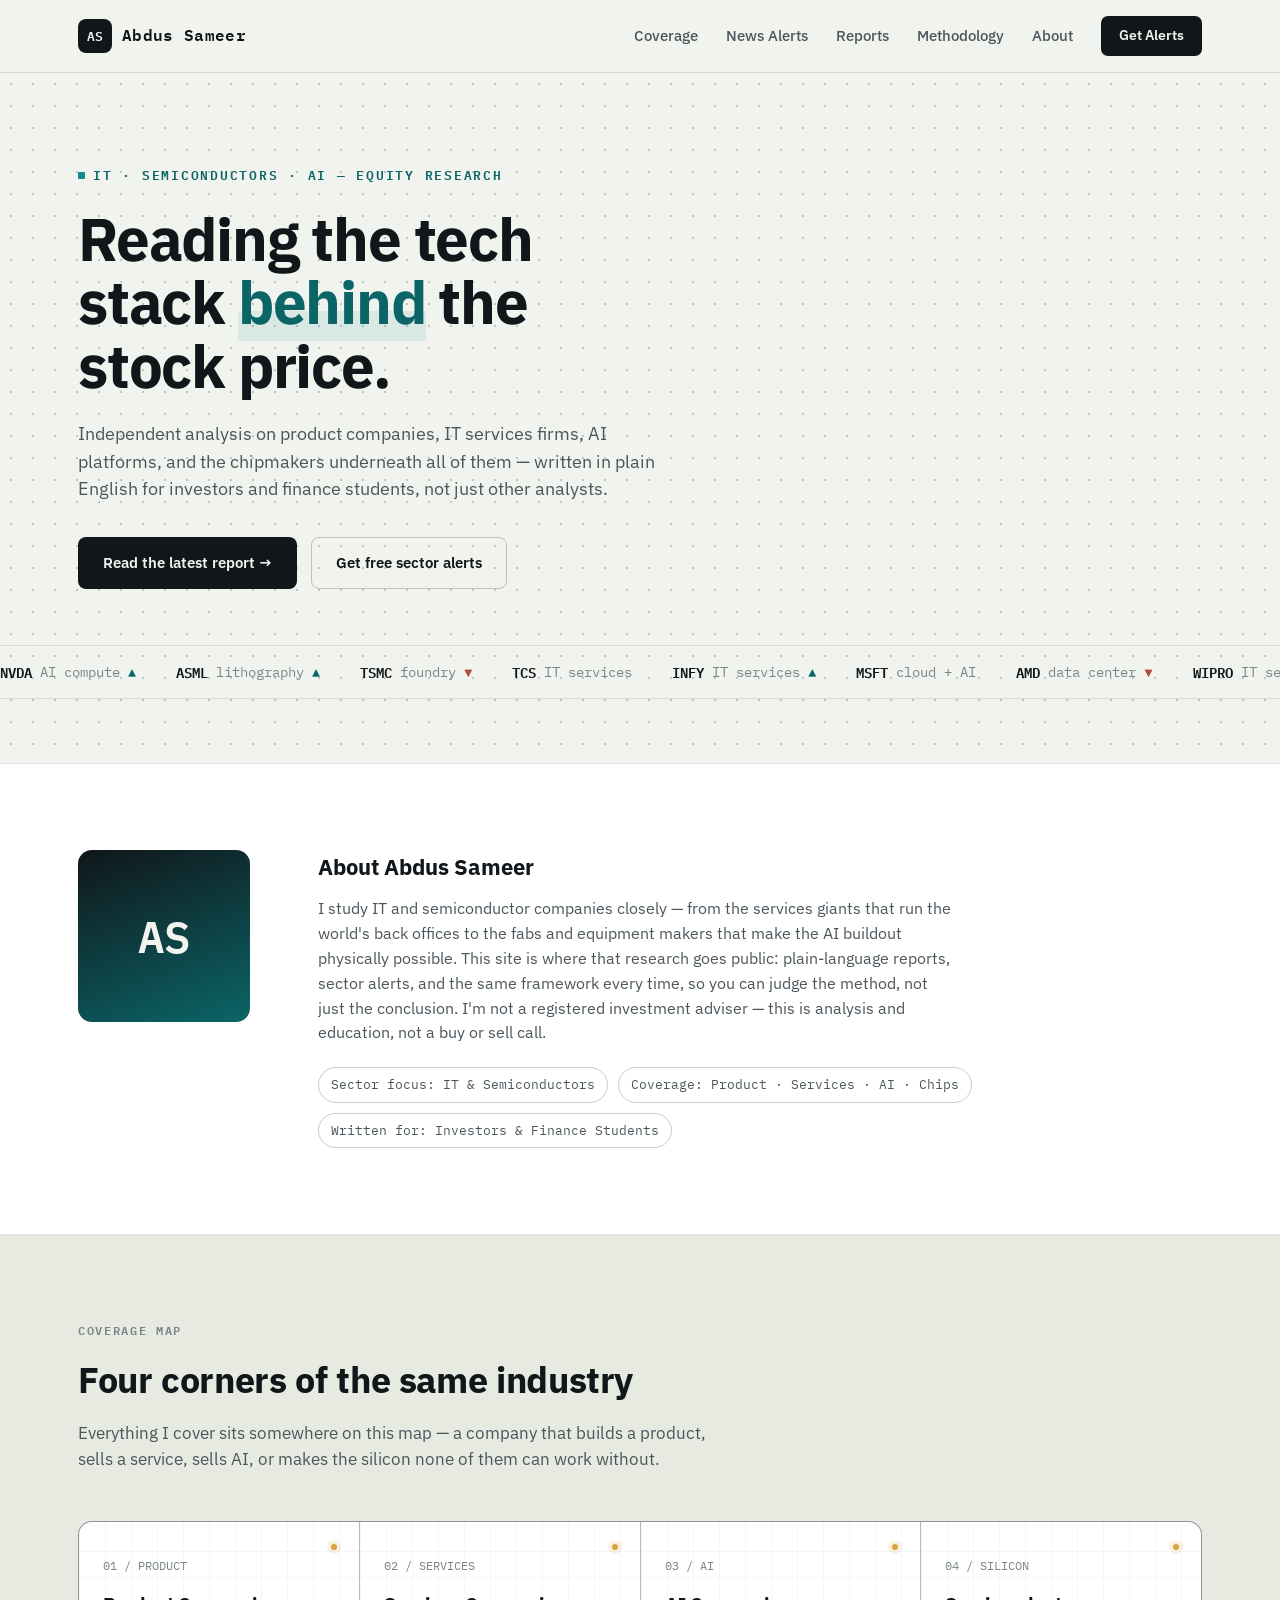
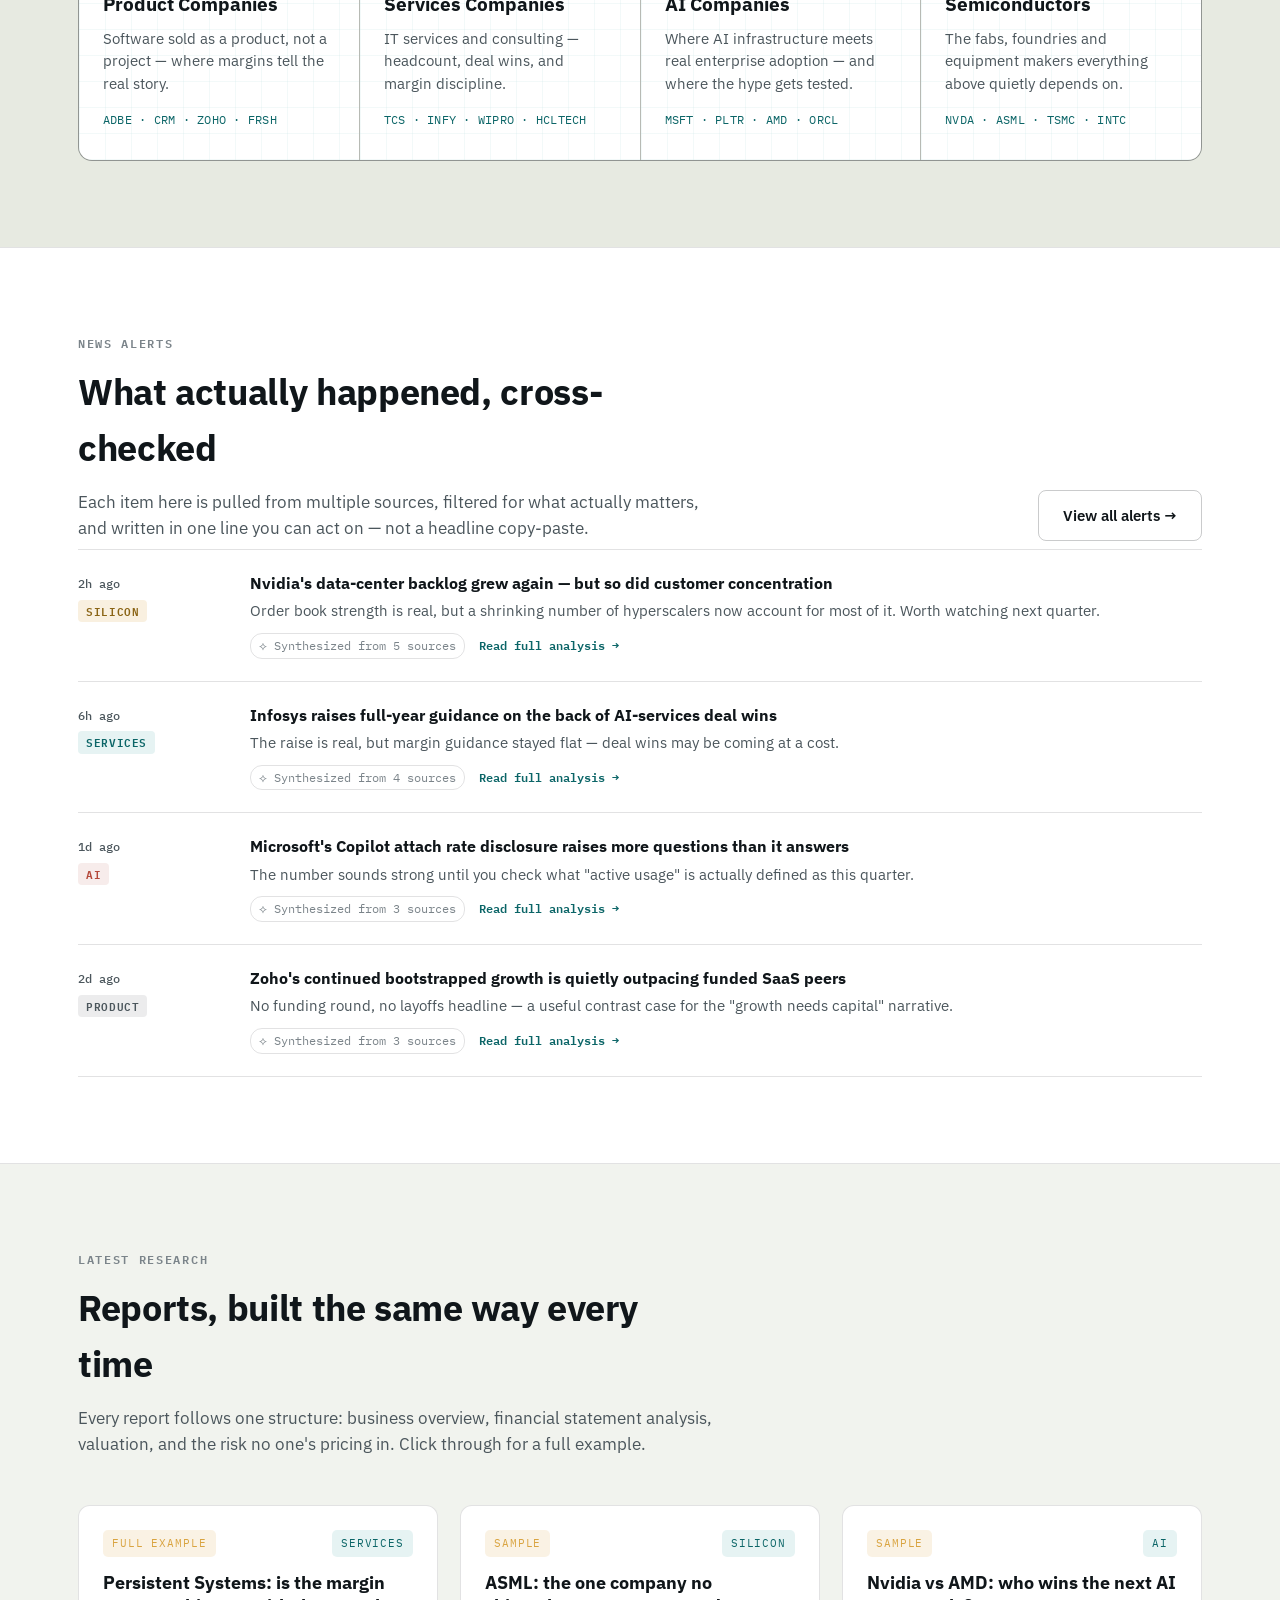
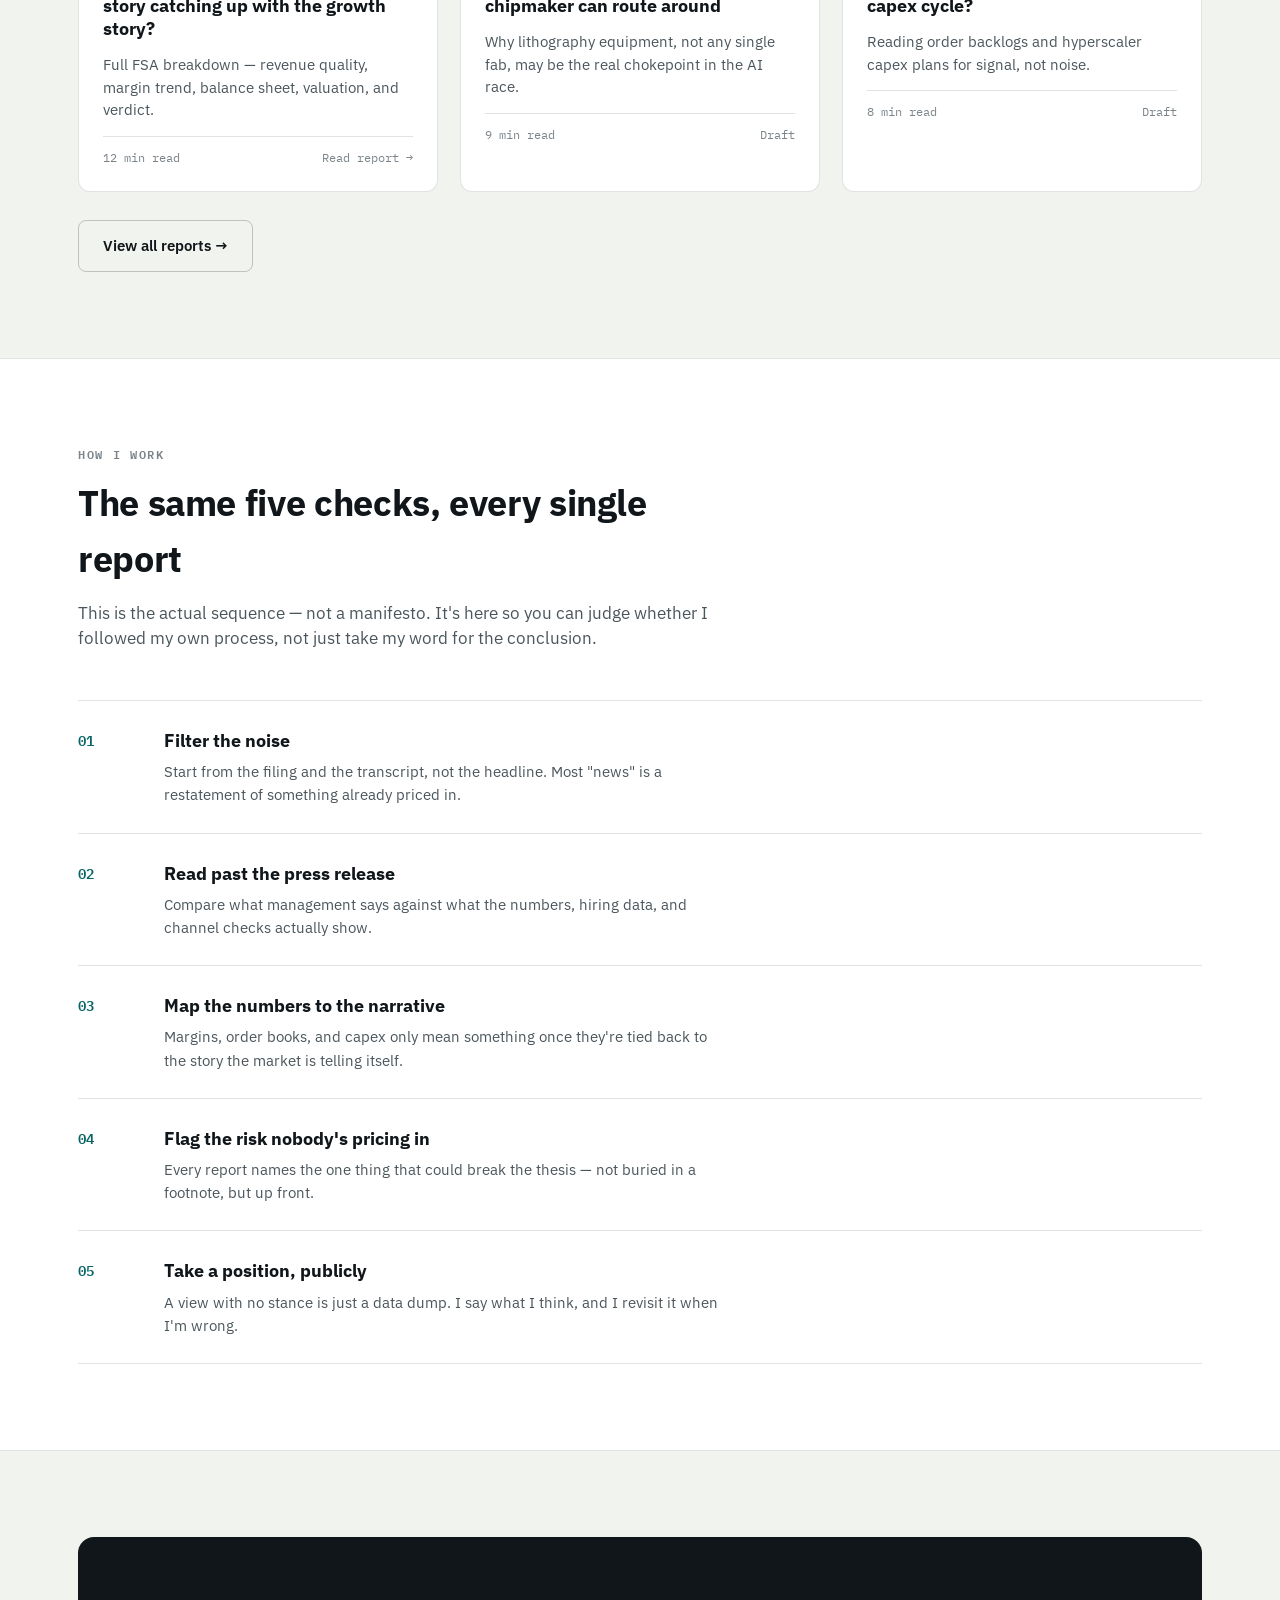
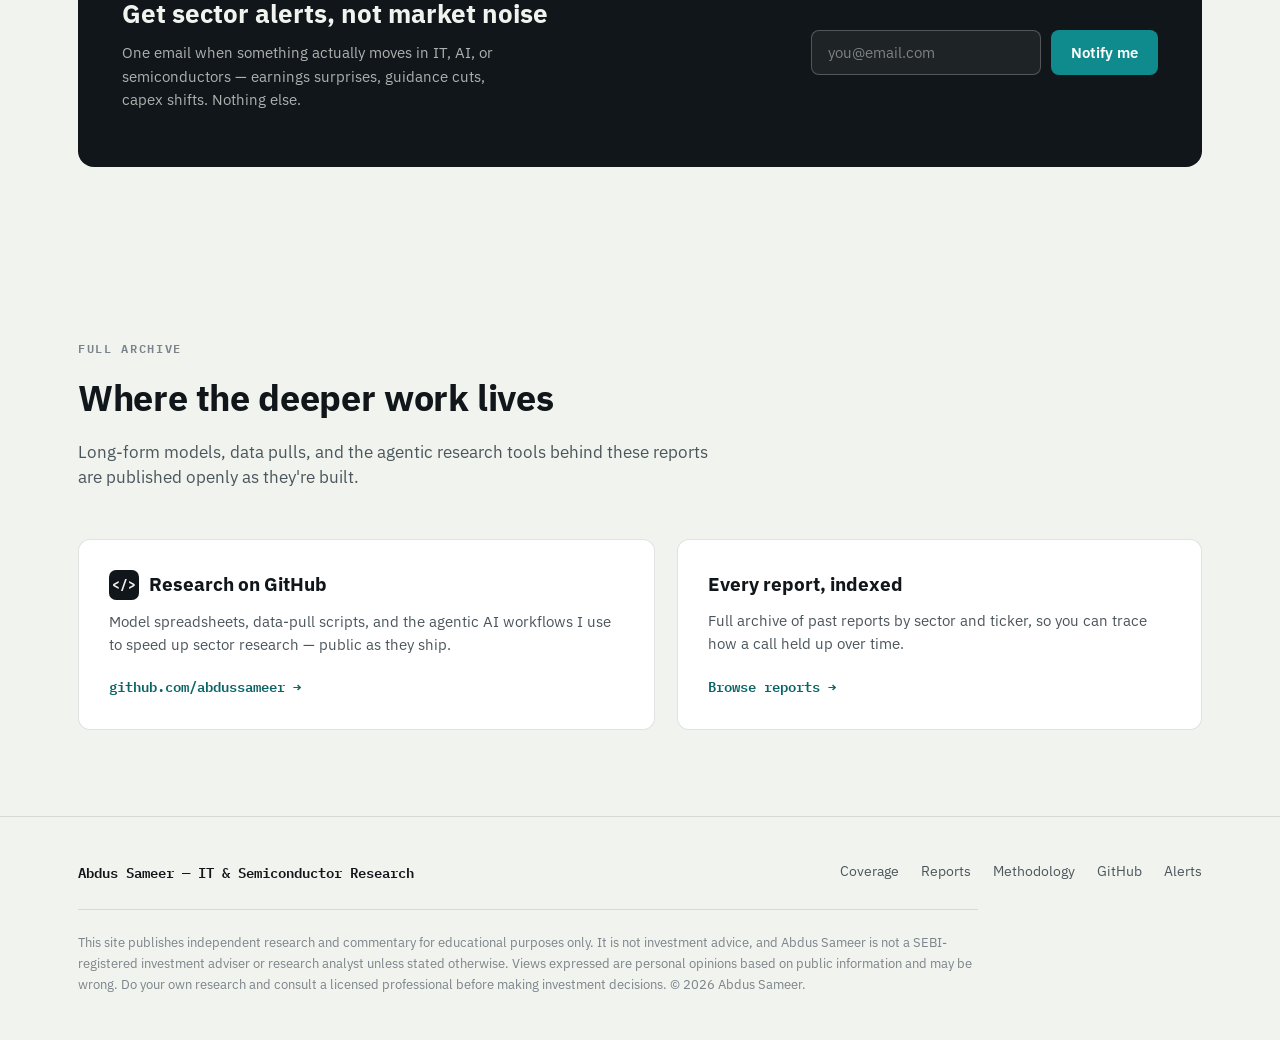
<file: index.html>
<!DOCTYPE html>
<html lang="en">
<head>
<meta charset="UTF-8">
<meta name="viewport" content="width=device-width, initial-scale=1.0">
<title>Abdus Sameer — IT &amp; Semiconductor Equity Research</title>
<link rel="preconnect" href="https://fonts.googleapis.com">
<link rel="preconnect" href="https://fonts.gstatic.com" crossorigin>
<link href="https://fonts.googleapis.com/css2?family=IBM+Plex+Sans:ital,wght@0,400;0,500;0,600;0,700;1,400&family=IBM+Plex+Mono:wght@400;500;600&display=swap" rel="stylesheet">
<link rel="stylesheet" href="style.css">
</head>
<body>

<header class="site">
  <div class="navbar">
    <a href="#top" class="brand">
      <span class="mono-mark">AS</span>
      Abdus Sameer
    </a>
    <button class="nav-toggle" id="navToggle" aria-label="Toggle menu">
      <span></span><span></span><span></span>
    </button>
    <nav class="links" id="navLinks">
      <a href="#coverage">Coverage</a>
      <a href="news.html">News Alerts</a>
      <a href="reports.html">Reports</a>
      <a href="#methodology">Methodology</a>
      <a href="#about">About</a>
      <a href="#alerts" class="nav-cta">Get Alerts</a>
    </nav>
  </div>
</header>

<main id="top">

  <!-- HERO -->
  <section class="hero dotgrid">
    <div class="wrap">
      <span class="eyebrow">IT · Semiconductors · AI — Equity Research</span>
      <h1>Reading the tech stack <em>behind</em> the stock price.</h1>
      <p class="lede">
        Independent analysis on product companies, IT services firms, AI platforms, and the
        chipmakers underneath all of them — written in plain English for investors and finance
        students, not just other analysts.
      </p>
      <div class="hero-ctas">
        <a href="#reports" class="btn btn-primary">Read the latest report →</a>
        <a href="#alerts" class="btn btn-ghost">Get free sector alerts</a>
      </div>
    </div>
    <div class="ticker">
      <div class="ticker-track">
        <span><b>NVDA</b> AI compute <span class="up">▲</span></span>
        <span><b>ASML</b> lithography <span class="up">▲</span></span>
        <span><b>TSMC</b> foundry <span class="down">▼</span></span>
        <span><b>TCS</b> IT services</span>
        <span><b>INFY</b> IT services <span class="up">▲</span></span>
        <span><b>MSFT</b> cloud + AI</span>
        <span><b>AMD</b> data center <span class="down">▼</span></span>
        <span><b>WIPRO</b> IT services</span>
        <span><b>ZOHO</b> product SaaS</span>
        <!-- duplicate for seamless loop -->
        <span><b>NVDA</b> AI compute <span class="up">▲</span></span>
        <span><b>ASML</b> lithography <span class="up">▲</span></span>
        <span><b>TSMC</b> foundry <span class="down">▼</span></span>
        <span><b>TCS</b> IT services</span>
        <span><b>INFY</b> IT services <span class="up">▲</span></span>
        <span><b>MSFT</b> cloud + AI</span>
        <span><b>AMD</b> data center <span class="down">▼</span></span>
        <span><b>WIPRO</b> IT services</span>
        <span><b>ZOHO</b> product SaaS</span>
      </div>
    </div>
  </section>

  <!-- ABOUT -->
  <section class="about" id="about">
    <div class="wrap">
      <div class="about-grid">
        <div class="avatar">AS</div>
        <div class="about-body">
          <h3>About Abdus Sameer</h3>
          <p>
            I study IT and semiconductor companies closely — from the services giants that run
            the world's back offices to the fabs and equipment makers that make the AI buildout
            physically possible. This site is where that research goes public: plain-language
            reports, sector alerts, and the same framework every time, so you can judge the
            method, not just the conclusion. I'm not a registered investment adviser — this is
            analysis and education, not a buy or sell call.
          </p>
          <div class="badge-row">
            <span class="badge">Sector focus: IT &amp; Semiconductors</span>
            <span class="badge">Coverage: Product · Services · AI · Chips</span>
            <span class="badge">Written for: Investors &amp; Finance Students</span>
          </div>
        </div>
      </div>
    </div>
  </section>

  <!-- COVERAGE / WAFER GRID -->
  <section class="wafer" id="coverage">
    <div class="wrap">
      <div class="section-head">
        <span class="kicker">Coverage Map</span>
        <h2>Four corners of the same industry</h2>
        <p>Everything I cover sits somewhere on this map — a company that builds a product,
        sells a service, sells AI, or makes the silicon none of them can work without.</p>
      </div>
      <div class="wafer-grid">
        <div class="die">
          <div>
            <span class="die-num">01 / PRODUCT</span>
            <h4>Product Companies</h4>
            <p>Software sold as a product, not a project — where margins tell the real story.</p>
          </div>
          <span class="tickers">ADBE · CRM · ZOHO · FRSH</span>
        </div>
        <div class="die">
          <div>
            <span class="die-num">02 / SERVICES</span>
            <h4>Services Companies</h4>
            <p>IT services and consulting — headcount, deal wins, and margin discipline.</p>
          </div>
          <span class="tickers">TCS · INFY · WIPRO · HCLTECH</span>
        </div>
        <div class="die">
          <div>
            <span class="die-num">03 / AI</span>
            <h4>AI Companies</h4>
            <p>Where AI infrastructure meets real enterprise adoption — and where the hype gets tested.</p>
          </div>
          <span class="tickers">MSFT · PLTR · AMD · ORCL</span>
        </div>
        <div class="die">
          <div>
            <span class="die-num">04 / SILICON</span>
            <h4>Semiconductors</h4>
            <p>The fabs, foundries and equipment makers everything above quietly depends on.</p>
          </div>
          <span class="tickers">NVDA · ASML · TSMC · INTC</span>
        </div>
      </div>
    </div>
  </section>

  <!-- NEWS FEED -->
  <section class="feed-section" id="feed">
    <div class="wrap">
      <div class="feed-head-row">
        <div class="section-head" style="margin-bottom:0;">
          <span class="kicker">News Alerts</span>
          <h2>What actually happened, cross-checked</h2>
          <p>Each item here is pulled from multiple sources, filtered for what actually matters,
          and written in one line you can act on — not a headline copy-paste.</p>
        </div>
        <a href="news.html" class="btn btn-ghost" style="flex-shrink:0;">View all alerts →</a>
      </div>

      <div class="feed-list">
        <div class="alert-item">
          <div class="alert-meta">
            <span class="time">2h ago</span>
            <span class="sector-chip silicon">Silicon</span>
          </div>
          <div class="alert-body">
            <h5>Nvidia's data-center backlog grew again — but so did customer concentration</h5>
            <p>Order book strength is real, but a shrinking number of hyperscalers now account for most of it. Worth watching next quarter.</p>
            <div class="alert-foot">
              <span class="sources-note">⟡ Synthesized from 5 sources</span>
              <a href="#reports">Read full analysis →</a>
            </div>
          </div>
        </div>

        <div class="alert-item">
          <div class="alert-meta">
            <span class="time">6h ago</span>
            <span class="sector-chip services">Services</span>
          </div>
          <div class="alert-body">
            <h5>Infosys raises full-year guidance on the back of AI-services deal wins</h5>
            <p>The raise is real, but margin guidance stayed flat — deal wins may be coming at a cost.</p>
            <div class="alert-foot">
              <span class="sources-note">⟡ Synthesized from 4 sources</span>
              <a href="#reports">Read full analysis →</a>
            </div>
          </div>
        </div>

        <div class="alert-item">
          <div class="alert-meta">
            <span class="time">1d ago</span>
            <span class="sector-chip ai">AI</span>
          </div>
          <div class="alert-body">
            <h5>Microsoft's Copilot attach rate disclosure raises more questions than it answers</h5>
            <p>The number sounds strong until you check what "active usage" is actually defined as this quarter.</p>
            <div class="alert-foot">
              <span class="sources-note">⟡ Synthesized from 3 sources</span>
              <a href="#reports">Read full analysis →</a>
            </div>
          </div>
        </div>

        <div class="alert-item">
          <div class="alert-meta">
            <span class="time">2d ago</span>
            <span class="sector-chip product">Product</span>
          </div>
          <div class="alert-body">
            <h5>Zoho's continued bootstrapped growth is quietly outpacing funded SaaS peers</h5>
            <p>No funding round, no layoffs headline — a useful contrast case for the "growth needs capital" narrative.</p>
            <div class="alert-foot">
              <span class="sources-note">⟡ Synthesized from 3 sources</span>
              <a href="#reports">Read full analysis →</a>
            </div>
          </div>
        </div>
      </div>
    </div>
  </section>

  <!-- REPORTS -->
  <section id="reports">
    <div class="wrap">
      <div class="section-head">
        <span class="kicker">Latest Research</span>
        <h2>Reports, built the same way every time</h2>
        <p>Every report follows one structure: business overview, financial statement analysis,
        valuation, and the risk no one's pricing in. Click through for a full example.</p>
      </div>
      <div class="reports-grid">
        <a class="report-card" href="sample-report.html" style="text-decoration:none;">
          <div class="tag-row">
            <span class="tag placeholder">Full example</span>
            <span class="tag">Services</span>
          </div>
          <h4>Persistent Systems: is the margin story catching up with the growth story?</h4>
          <p>Full FSA breakdown — revenue quality, margin trend, balance sheet, valuation, and verdict.</p>
          <div class="report-meta"><span>12 min read</span><span>Read report →</span></div>
        </a>
        <a class="report-card" href="reports.html" style="text-decoration:none;">
          <div class="tag-row">
            <span class="tag placeholder">Sample</span>
            <span class="tag">Silicon</span>
          </div>
          <h4>ASML: the one company no chipmaker can route around</h4>
          <p>Why lithography equipment, not any single fab, may be the real chokepoint in the AI race.</p>
          <div class="report-meta"><span>9 min read</span><span>Draft</span></div>
        </a>
        <a class="report-card" href="reports.html" style="text-decoration:none;">
          <div class="tag-row">
            <span class="tag placeholder">Sample</span>
            <span class="tag">AI</span>
          </div>
          <h4>Nvidia vs AMD: who wins the next AI capex cycle?</h4>
          <p>Reading order backlogs and hyperscaler capex plans for signal, not noise.</p>
          <div class="report-meta"><span>8 min read</span><span>Draft</span></div>
        </a>
      </div>
      <div style="margin-top:28px;">
        <a href="reports.html" class="btn btn-ghost">View all reports →</a>
      </div>
    </div>
  </section>

  <!-- METHODOLOGY -->
  <section class="method dotgrid" id="methodology">
    <div class="wrap">
      <div class="section-head">
        <span class="kicker">How I Work</span>
        <h2>The same five checks, every single report</h2>
        <p>This is the actual sequence — not a manifesto. It's here so you can judge whether I
        followed my own process, not just take my word for the conclusion.</p>
      </div>
      <ul class="method-list">
        <li>
          <span class="n">01</span>
          <div><h5>Filter the noise</h5><p>Start from the filing and the transcript, not the headline. Most "news" is a restatement of something already priced in.</p></div>
        </li>
        <li>
          <span class="n">02</span>
          <div><h5>Read past the press release</h5><p>Compare what management says against what the numbers, hiring data, and channel checks actually show.</p></div>
        </li>
        <li>
          <span class="n">03</span>
          <div><h5>Map the numbers to the narrative</h5><p>Margins, order books, and capex only mean something once they're tied back to the story the market is telling itself.</p></div>
        </li>
        <li>
          <span class="n">04</span>
          <div><h5>Flag the risk nobody's pricing in</h5><p>Every report names the one thing that could break the thesis — not buried in a footnote, but up front.</p></div>
        </li>
        <li>
          <span class="n">05</span>
          <div><h5>Take a position, publicly</h5><p>A view with no stance is just a data dump. I say what I think, and I revisit it when I'm wrong.</p></div>
        </li>
      </ul>
    </div>
  </section>

  <!-- ALERTS -->
  <section id="alerts">
    <div class="wrap">
      <div class="alerts">
        <div>
          <h3>Get sector alerts, not market noise</h3>
          <p>One email when something actually moves in IT, AI, or semiconductors — earnings surprises, guidance cuts, capex shifts. Nothing else.</p>
        </div>
        <form class="alerts-form" onsubmit="event.preventDefault(); this.querySelector('button').textContent='Added ✓';">
          <input type="email" placeholder="you@email.com" required>
          <button type="submit">Notify me</button>
        </form>
      </div>
    </div>
  </section>

  <!-- ARCHIVE / GITHUB -->
  <section id="archive">
    <div class="wrap">
      <div class="section-head">
        <span class="kicker">Full Archive</span>
        <h2>Where the deeper work lives</h2>
        <p>Long-form models, data pulls, and the agentic research tools behind these reports are published openly as they're built.</p>
      </div>
      <div class="archive">
        <div class="archive-card">
          <h4><span class="code-icon">&lt;/&gt;</span> Research on GitHub</h4>
          <p>Model spreadsheets, data-pull scripts, and the agentic AI workflows I use to speed up sector research — public as they ship.</p>
          <a class="link" href="https://github.com/" target="_blank" rel="noopener">github.com/abdussameer →</a>
        </div>
        <div class="archive-card">
          <h4>Every report, indexed</h4>
          <p>Full archive of past reports by sector and ticker, so you can trace how a call held up over time.</p>
          <a class="link" href="#reports">Browse reports →</a>
        </div>
      </div>
    </div>
  </section>

</main>

<footer>
  <div class="wrap">
    <div class="footer-grid">
      <div class="footer-brand">Abdus Sameer — IT &amp; Semiconductor Research</div>
      <div class="footer-links">
        <a href="#coverage">Coverage</a>
        <a href="#reports">Reports</a>
        <a href="#methodology">Methodology</a>
        <a href="https://github.com/" target="_blank" rel="noopener">GitHub</a>
        <a href="#alerts">Alerts</a>
      </div>
    </div>
    <p class="disclaimer">
      This site publishes independent research and commentary for educational purposes only.
      It is not investment advice, and Abdus Sameer is not a SEBI-registered investment adviser
      or research analyst unless stated otherwise. Views expressed are personal opinions based
      on public information and may be wrong. Do your own research and consult a licensed
      professional before making investment decisions. © 2026 Abdus Sameer.
    </p>
  </div>
</footer>

<script>
  const toggle = document.getElementById('navToggle');
  const links = document.getElementById('navLinks');
  toggle.addEventListener('click', () => links.classList.toggle('open'));
  links.querySelectorAll('a').forEach(a => a.addEventListener('click', () => links.classList.remove('open')));
</script>

</body>
</html>
</file>
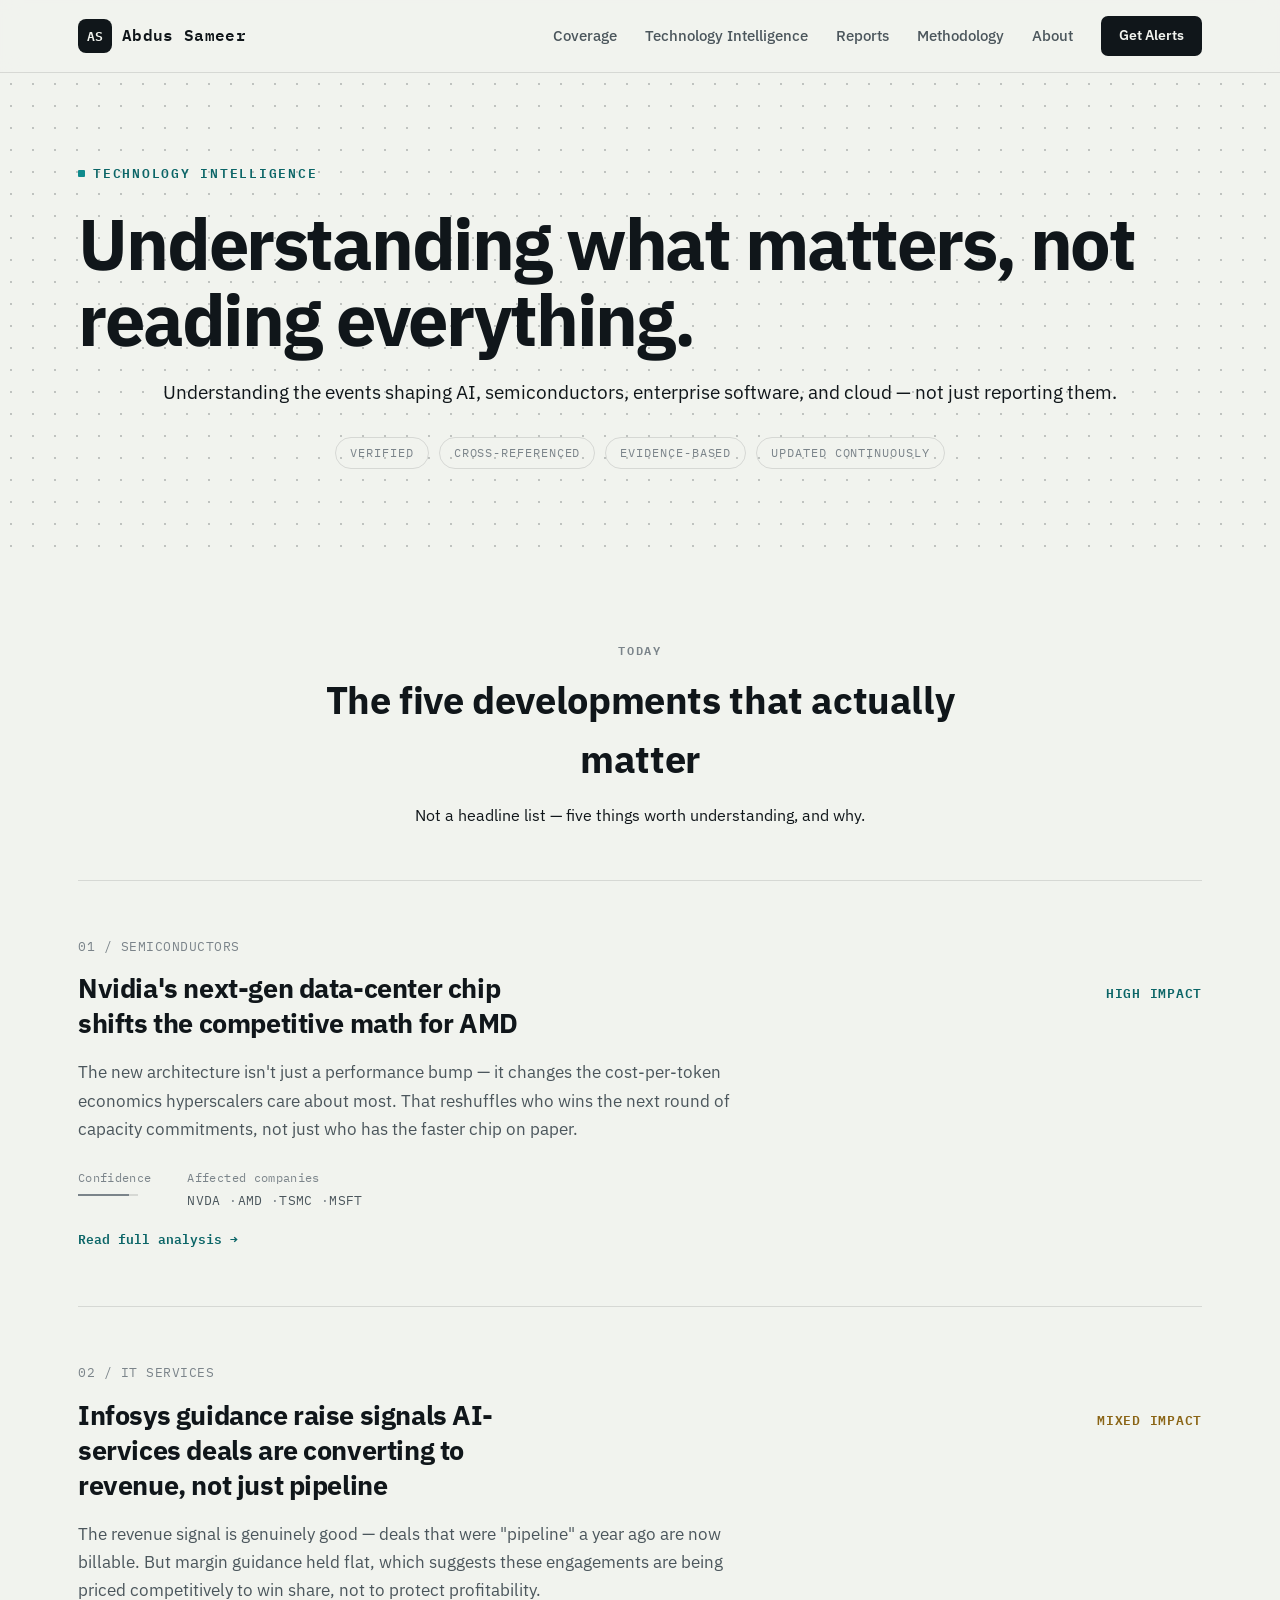
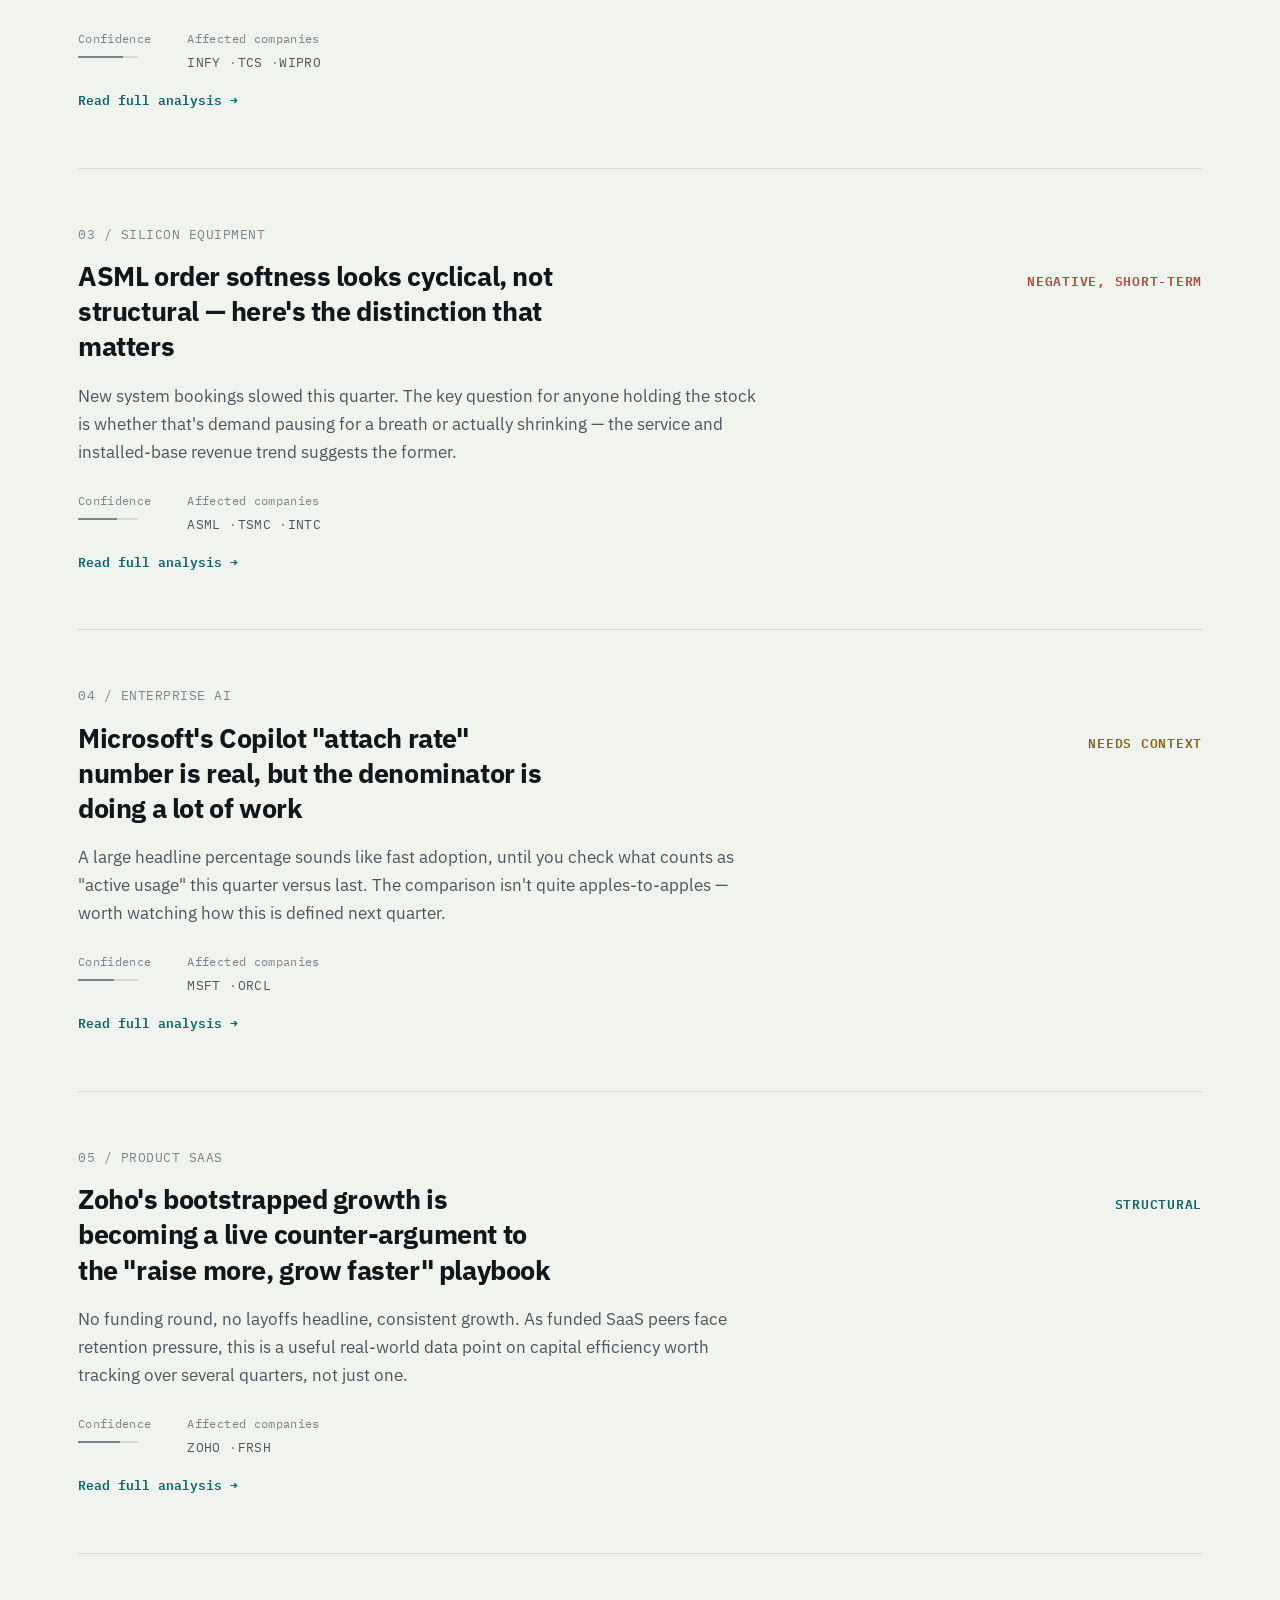
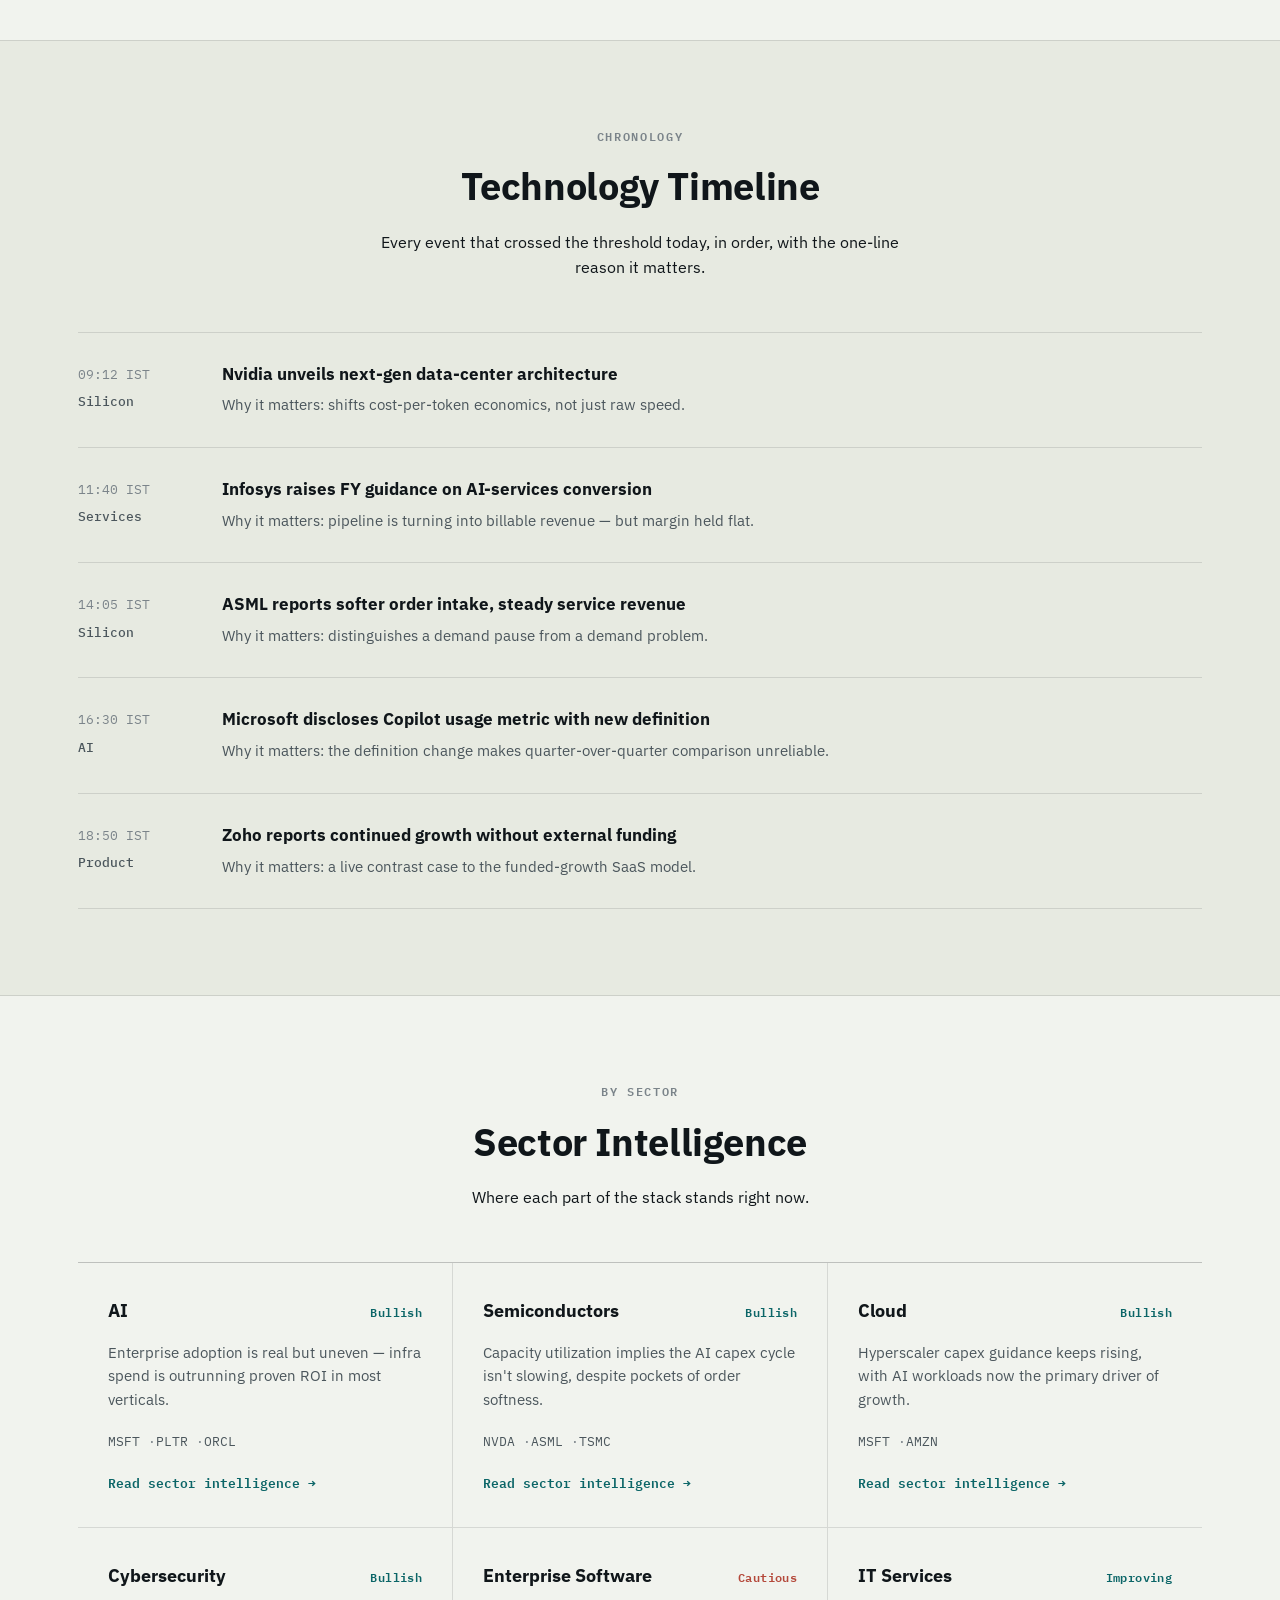
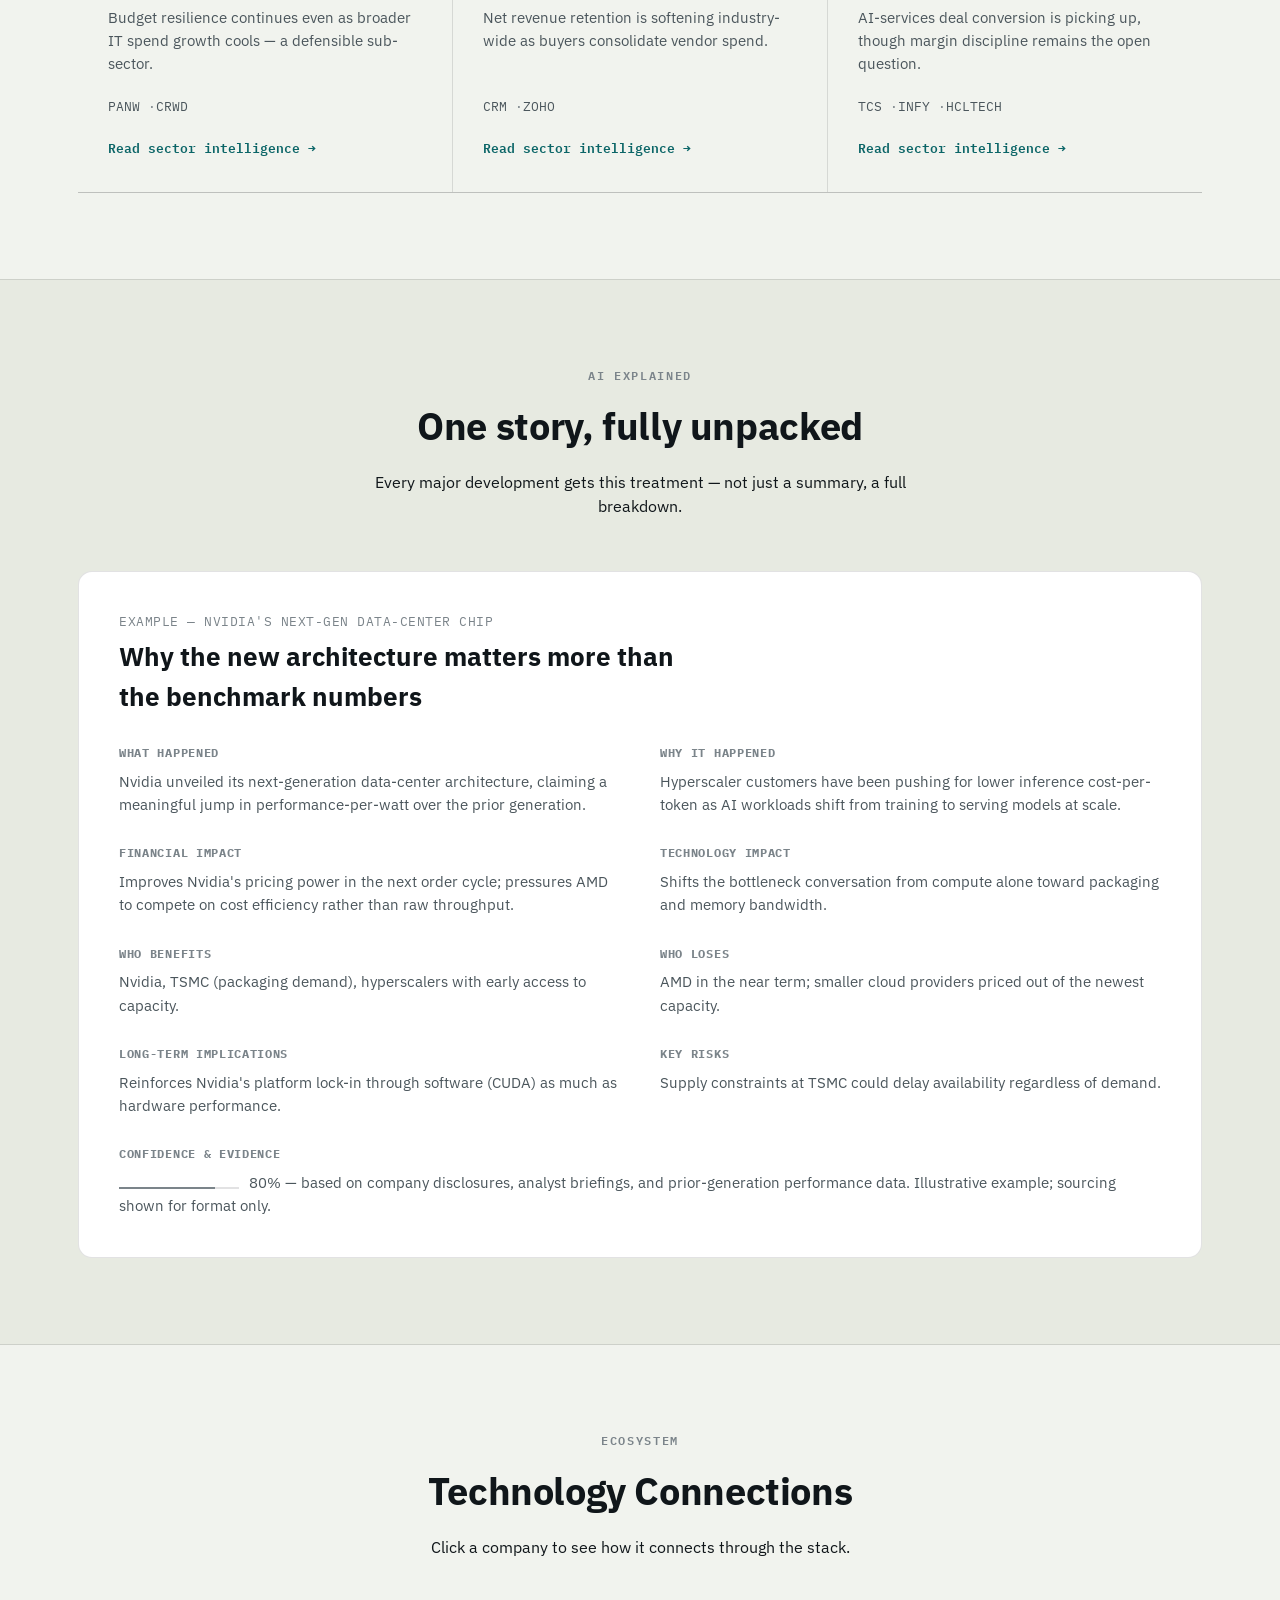
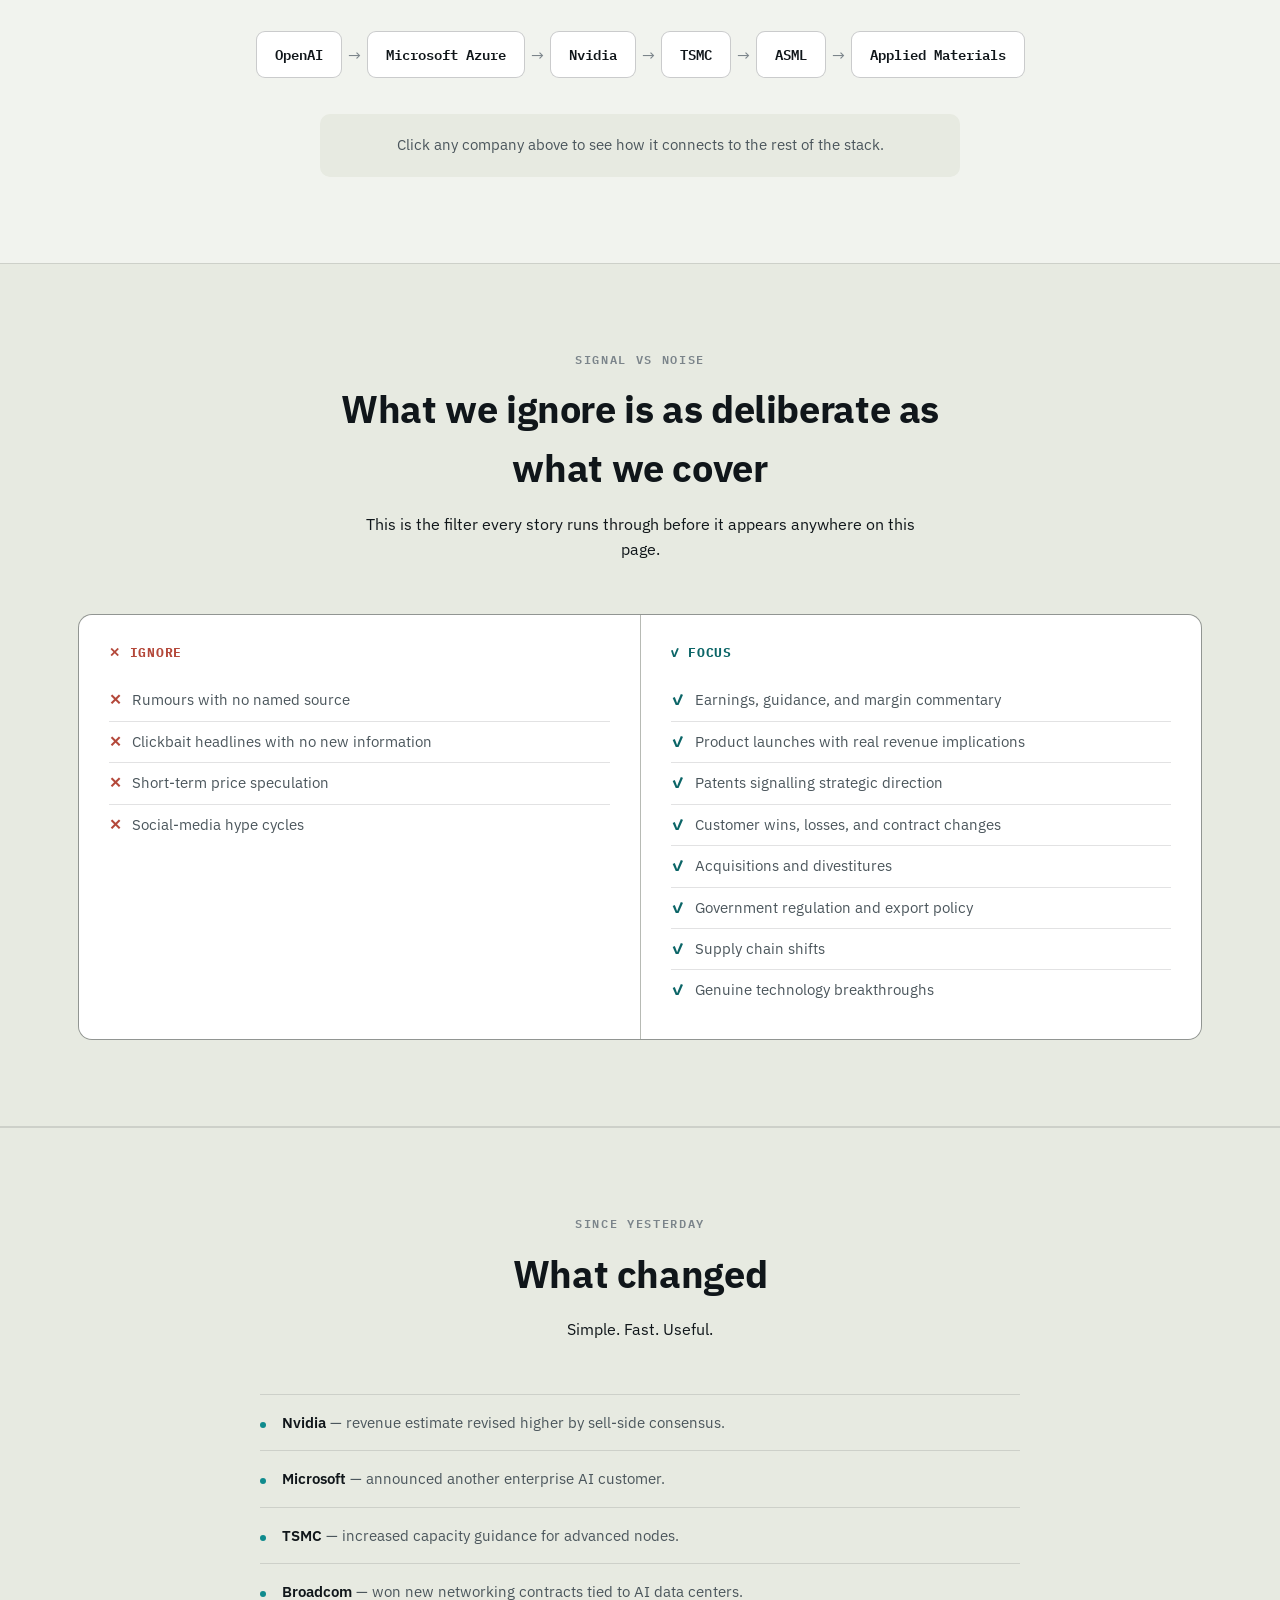
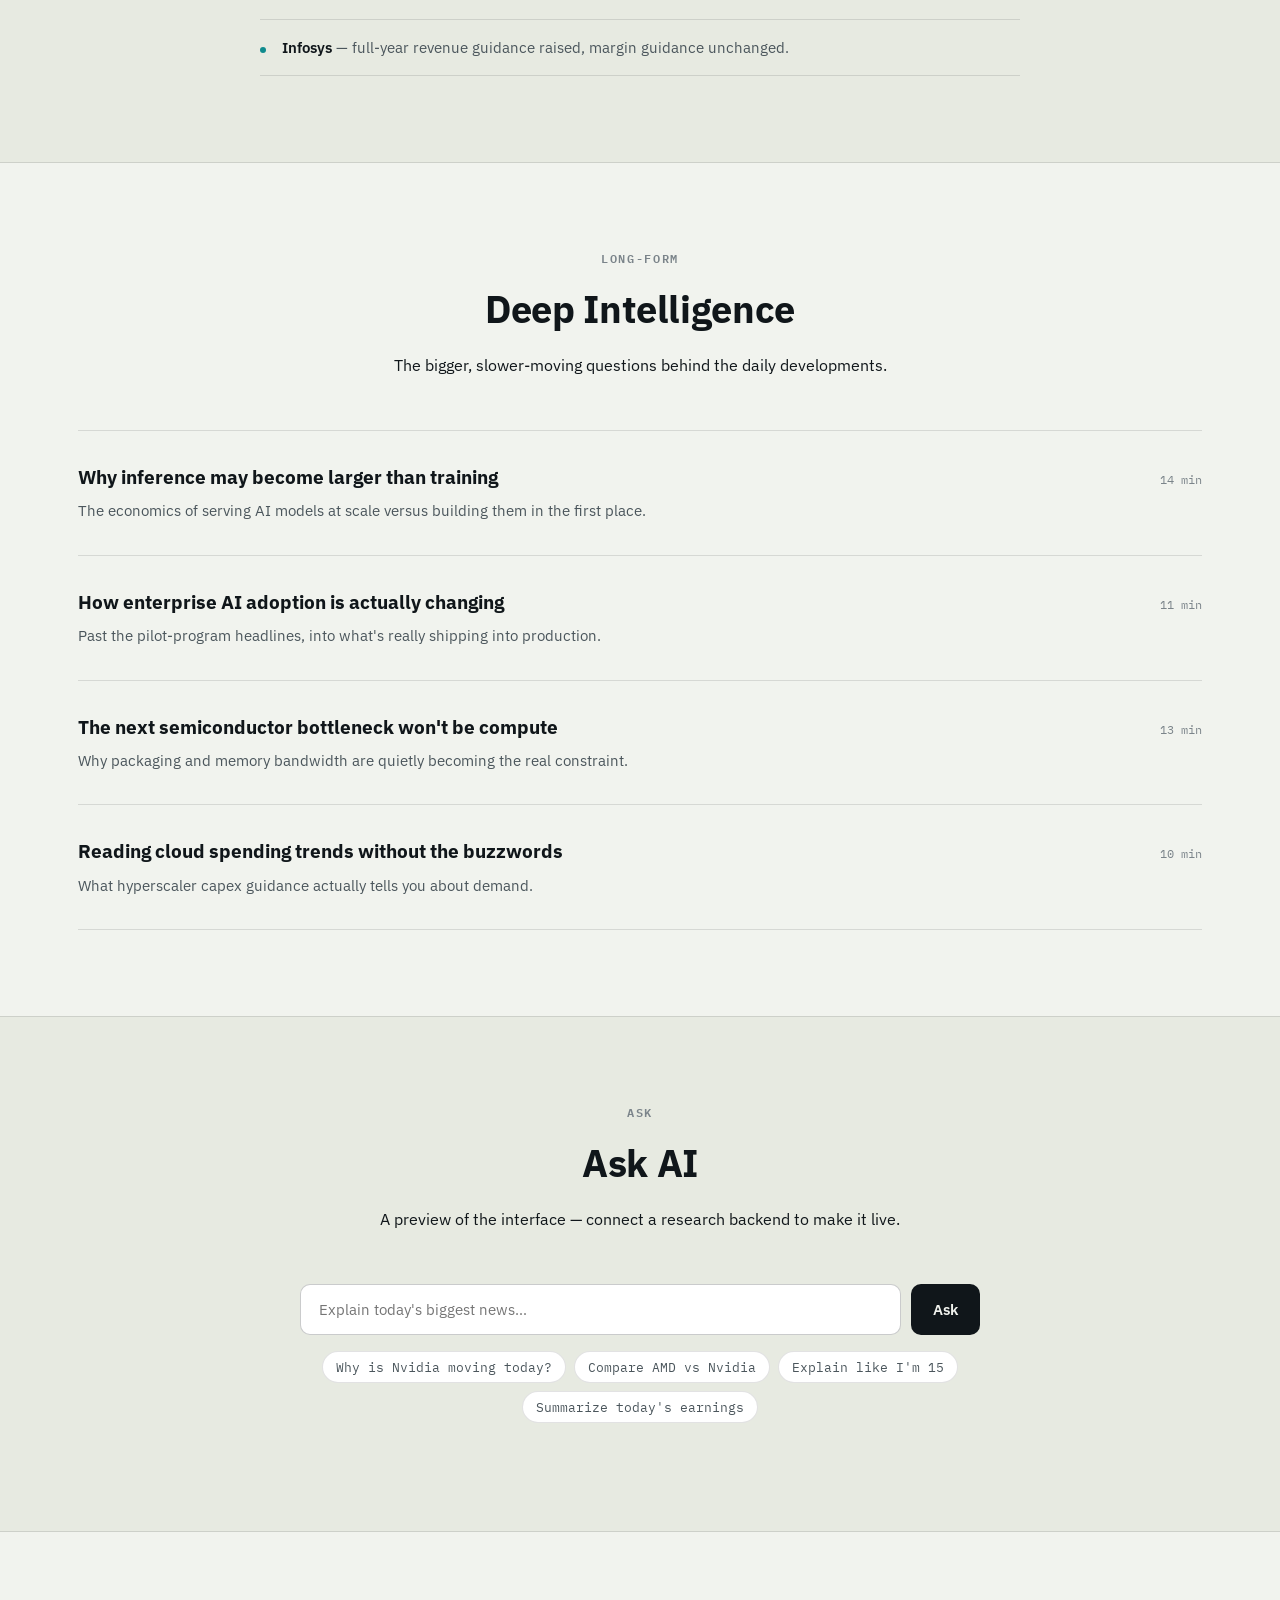
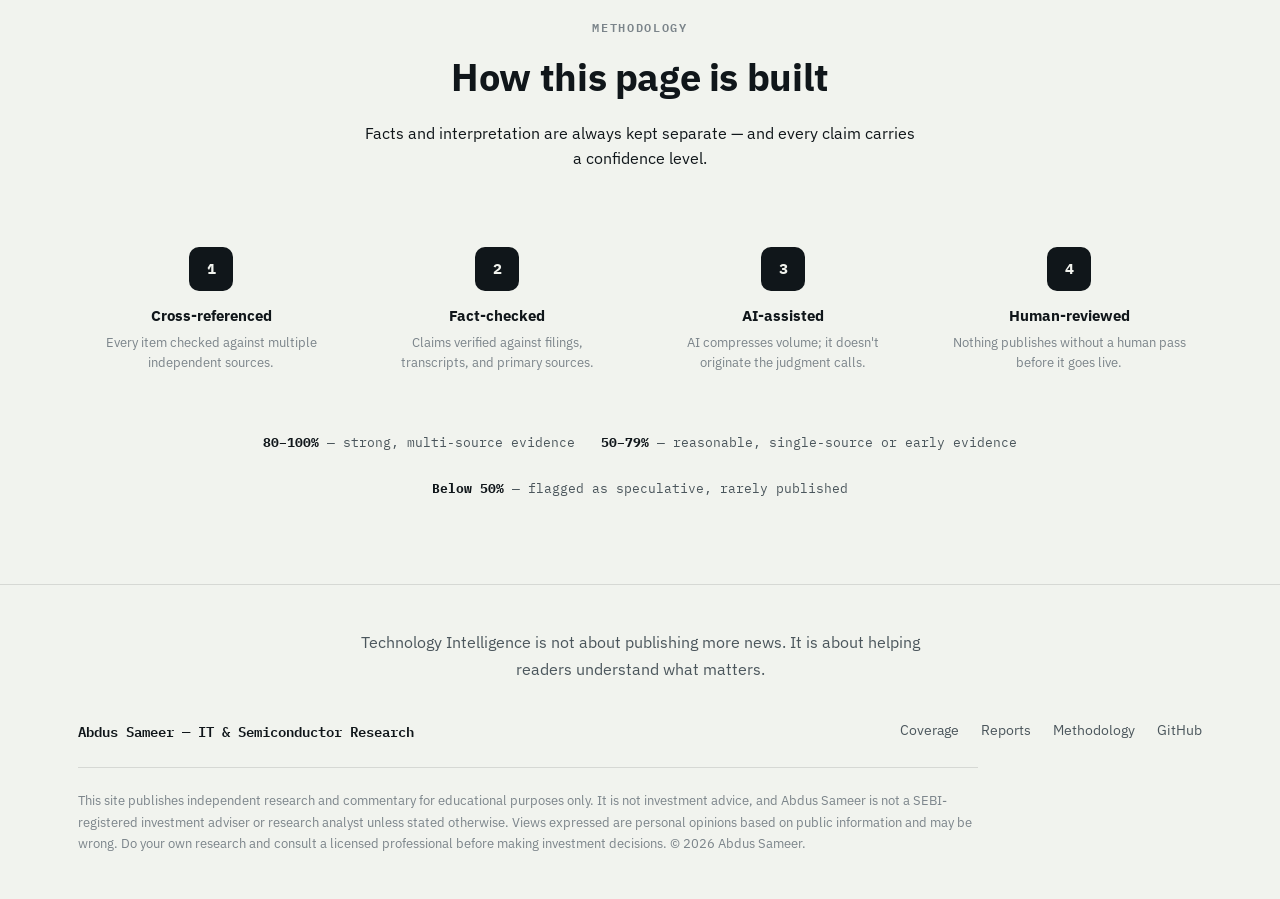
<file: news.html>
<!DOCTYPE html>
<html lang="en">
<head>
<meta charset="UTF-8">
<meta name="viewport" content="width=device-width, initial-scale=1.0">
<title>Technology Intelligence — Abdus Sameer</title>
<link rel="preconnect" href="https://fonts.googleapis.com">
<link rel="preconnect" href="https://fonts.gstatic.com" crossorigin>
<link href="https://fonts.googleapis.com/css2?family=IBM+Plex+Sans:ital,wght@0,400;0,500;0,600;0,700;1,400&family=IBM+Plex+Mono:wght@400;500;600&display=swap" rel="stylesheet">
<link rel="stylesheet" href="style.css">
</head>
<body>

<header class="site">
  <div class="navbar">
    <a href="index.html" class="brand">
      <span class="mono-mark">AS</span>
      Abdus Sameer
    </a>
    <button class="nav-toggle" id="navToggle" aria-label="Toggle menu">
      <span></span><span></span><span></span>
    </button>
    <nav class="links" id="navLinks">
      <a href="index.html#coverage">Coverage</a>
      <a href="news.html">Technology Intelligence</a>
      <a href="reports.html">Reports</a>
      <a href="index.html#methodology">Methodology</a>
      <a href="index.html#about">About</a>
      <a href="index.html#alerts" class="nav-cta">Get Alerts</a>
    </nav>
  </div>
</header>

<main>

  <!-- HERO -->
  <section class="intel-hero dotgrid">
    <div class="wrap">
      <span class="eyebrow">Technology Intelligence</span>
      <h1>Understanding what matters, not reading everything.</h1>
      <p class="lede">Understanding the events shaping AI, semiconductors, enterprise software, and cloud — not just reporting them.</p>
      <div class="trust-row">
        <span class="trust-pill">Verified</span>
        <span class="trust-pill">Cross-referenced</span>
        <span class="trust-pill">Evidence-based</span>
        <span class="trust-pill">Updated continuously</span>
      </div>
    </div>
  </section>

  <!-- SECTION 1: TODAY'S FIVE -->
  <section>
    <div class="wrap">
      <div class="intel-section-head">
        <span class="kicker">Today</span>
        <h2>The five developments that actually matter</h2>
        <p>Not a headline list — five things worth understanding, and why.</p>
      </div>

      <div class="dev-list">

        <article class="dev-card">
          <span class="dev-num">01 / SEMICONDUCTORS</span>
          <div class="dev-top">
            <h3>Nvidia's next-gen data-center chip shifts the competitive math for AMD</h3>
            <span class="impact-tag positive">High impact</span>
          </div>
          <p class="dev-summary">
            The new architecture isn't just a performance bump — it changes the cost-per-token
            economics hyperscalers care about most. That reshuffles who wins the next round of
            capacity commitments, not just who has the faster chip on paper.
          </p>
          <div class="dev-meta-row">
            <div class="dev-meta-item">Confidence<div class="confidence-bar"><div class="confidence-fill" style="width:85%"></div></div></div>
            <div class="dev-meta-item">Affected companies<div class="company-chips"><span class="company-chip">NVDA</span><span class="company-chip">AMD</span><span class="company-chip">TSMC</span><span class="company-chip">MSFT</span></div></div>
          </div>
          <a class="dev-link" href="sample-report.html">Read full analysis →</a>
        </article>

        <article class="dev-card">
          <span class="dev-num">02 / IT SERVICES</span>
          <div class="dev-top">
            <h3>Infosys guidance raise signals AI-services deals are converting to revenue, not just pipeline</h3>
            <span class="impact-tag mixed">Mixed impact</span>
          </div>
          <p class="dev-summary">
            The revenue signal is genuinely good — deals that were "pipeline" a year ago are now
            billable. But margin guidance held flat, which suggests these engagements are being
            priced competitively to win share, not to protect profitability.
          </p>
          <div class="dev-meta-row">
            <div class="dev-meta-item">Confidence<div class="confidence-bar"><div class="confidence-fill" style="width:75%"></div></div></div>
            <div class="dev-meta-item">Affected companies<div class="company-chips"><span class="company-chip">INFY</span><span class="company-chip">TCS</span><span class="company-chip">WIPRO</span></div></div>
          </div>
          <a class="dev-link" href="reports.html">Read full analysis →</a>
        </article>

        <article class="dev-card">
          <span class="dev-num">03 / SILICON EQUIPMENT</span>
          <div class="dev-top">
            <h3>ASML order softness looks cyclical, not structural — here's the distinction that matters</h3>
            <span class="impact-tag negative">Negative, short-term</span>
          </div>
          <p class="dev-summary">
            New system bookings slowed this quarter. The key question for anyone holding the
            stock is whether that's demand pausing for a breath or actually shrinking — the
            service and installed-base revenue trend suggests the former.
          </p>
          <div class="dev-meta-row">
            <div class="dev-meta-item">Confidence<div class="confidence-bar"><div class="confidence-fill" style="width:65%"></div></div></div>
            <div class="dev-meta-item">Affected companies<div class="company-chips"><span class="company-chip">ASML</span><span class="company-chip">TSMC</span><span class="company-chip">INTC</span></div></div>
          </div>
          <a class="dev-link" href="reports.html">Read full analysis →</a>
        </article>

        <article class="dev-card">
          <span class="dev-num">04 / ENTERPRISE AI</span>
          <div class="dev-top">
            <h3>Microsoft's Copilot "attach rate" number is real, but the denominator is doing a lot of work</h3>
            <span class="impact-tag mixed">Needs context</span>
          </div>
          <p class="dev-summary">
            A large headline percentage sounds like fast adoption, until you check what counts as
            "active usage" this quarter versus last. The comparison isn't quite apples-to-apples —
            worth watching how this is defined next quarter.
          </p>
          <div class="dev-meta-row">
            <div class="dev-meta-item">Confidence<div class="confidence-bar"><div class="confidence-fill" style="width:60%"></div></div></div>
            <div class="dev-meta-item">Affected companies<div class="company-chips"><span class="company-chip">MSFT</span><span class="company-chip">ORCL</span></div></div>
          </div>
          <a class="dev-link" href="reports.html">Read full analysis →</a>
        </article>

        <article class="dev-card">
          <span class="dev-num">05 / PRODUCT SAAS</span>
          <div class="dev-top">
            <h3>Zoho's bootstrapped growth is becoming a live counter-argument to the "raise more, grow faster" playbook</h3>
            <span class="impact-tag positive">Structural</span>
          </div>
          <p class="dev-summary">
            No funding round, no layoffs headline, consistent growth. As funded SaaS peers face
            retention pressure, this is a useful real-world data point on capital efficiency
            worth tracking over several quarters, not just one.
          </p>
          <div class="dev-meta-row">
            <div class="dev-meta-item">Confidence<div class="confidence-bar"><div class="confidence-fill" style="width:70%"></div></div></div>
            <div class="dev-meta-item">Affected companies<div class="company-chips"><span class="company-chip">ZOHO</span><span class="company-chip">FRSH</span></div></div>
          </div>
          <a class="dev-link" href="reports.html">Read full analysis →</a>
        </article>

      </div>
    </div>
  </section>

  <!-- SECTION 2: TIMELINE -->
  <section style="background:var(--bg-alt); border-top:1px solid var(--line); border-bottom:1px solid var(--line);">
    <div class="wrap">
      <div class="intel-section-head">
        <span class="kicker">Chronology</span>
        <h2>Technology Timeline</h2>
        <p>Every event that crossed the threshold today, in order, with the one-line reason it matters.</p>
      </div>
      <div class="timeline">
        <div class="timeline-item">
          <div class="timeline-time">09:12 IST<span class="cat">Silicon</span></div>
          <div class="timeline-body">
            <h5>Nvidia unveils next-gen data-center architecture</h5>
            <p class="why">Why it matters: shifts cost-per-token economics, not just raw speed.</p>
          </div>
        </div>
        <div class="timeline-item">
          <div class="timeline-time">11:40 IST<span class="cat">Services</span></div>
          <div class="timeline-body">
            <h5>Infosys raises FY guidance on AI-services conversion</h5>
            <p class="why">Why it matters: pipeline is turning into billable revenue — but margin held flat.</p>
          </div>
        </div>
        <div class="timeline-item">
          <div class="timeline-time">14:05 IST<span class="cat">Silicon</span></div>
          <div class="timeline-body">
            <h5>ASML reports softer order intake, steady service revenue</h5>
            <p class="why">Why it matters: distinguishes a demand pause from a demand problem.</p>
          </div>
        </div>
        <div class="timeline-item">
          <div class="timeline-time">16:30 IST<span class="cat">AI</span></div>
          <div class="timeline-body">
            <h5>Microsoft discloses Copilot usage metric with new definition</h5>
            <p class="why">Why it matters: the definition change makes quarter-over-quarter comparison unreliable.</p>
          </div>
        </div>
        <div class="timeline-item">
          <div class="timeline-time">18:50 IST<span class="cat">Product</span></div>
          <div class="timeline-body">
            <h5>Zoho reports continued growth without external funding</h5>
            <p class="why">Why it matters: a live contrast case to the funded-growth SaaS model.</p>
          </div>
        </div>
      </div>
    </div>
  </section>

  <!-- SECTION 3: SECTOR INTELLIGENCE -->
  <section>
    <div class="wrap">
      <div class="intel-section-head">
        <span class="kicker">By Sector</span>
        <h2>Sector Intelligence</h2>
        <p>Where each part of the stack stands right now.</p>
      </div>
      <div class="sector-grid">
        <div class="sector-card">
          <div class="sector-card-top"><h4>AI</h4><span class="trend bull">Bullish</span></div>
          <p>Enterprise adoption is real but uneven — infra spend is outrunning proven ROI in most verticals.</p>
          <div class="company-chips"><span class="company-chip">MSFT</span><span class="company-chip">PLTR</span><span class="company-chip">ORCL</span></div>
          <a href="reports.html">Read sector intelligence →</a>
        </div>
        <div class="sector-card">
          <div class="sector-card-top"><h4>Semiconductors</h4><span class="trend bull">Bullish</span></div>
          <p>Capacity utilization implies the AI capex cycle isn't slowing, despite pockets of order softness.</p>
          <div class="company-chips"><span class="company-chip">NVDA</span><span class="company-chip">ASML</span><span class="company-chip">TSMC</span></div>
          <a href="reports.html">Read sector intelligence →</a>
        </div>
        <div class="sector-card">
          <div class="sector-card-top"><h4>Cloud</h4><span class="trend bull">Bullish</span></div>
          <p>Hyperscaler capex guidance keeps rising, with AI workloads now the primary driver of growth.</p>
          <div class="company-chips"><span class="company-chip">MSFT</span><span class="company-chip">AMZN</span></div>
          <a href="reports.html">Read sector intelligence →</a>
        </div>
        <div class="sector-card">
          <div class="sector-card-top"><h4>Cybersecurity</h4><span class="trend bull">Bullish</span></div>
          <p>Budget resilience continues even as broader IT spend growth cools — a defensible sub-sector.</p>
          <div class="company-chips"><span class="company-chip">PANW</span><span class="company-chip">CRWD</span></div>
          <a href="reports.html">Read sector intelligence →</a>
        </div>
        <div class="sector-card">
          <div class="sector-card-top"><h4>Enterprise Software</h4><span class="trend bear">Cautious</span></div>
          <p>Net revenue retention is softening industry-wide as buyers consolidate vendor spend.</p>
          <div class="company-chips"><span class="company-chip">CRM</span><span class="company-chip">ZOHO</span></div>
          <a href="reports.html">Read sector intelligence →</a>
        </div>
        <div class="sector-card">
          <div class="sector-card-top"><h4>IT Services</h4><span class="trend bull">Improving</span></div>
          <p>AI-services deal conversion is picking up, though margin discipline remains the open question.</p>
          <div class="company-chips"><span class="company-chip">TCS</span><span class="company-chip">INFY</span><span class="company-chip">HCLTECH</span></div>
          <a href="reports.html">Read sector intelligence →</a>
        </div>
      </div>
    </div>
  </section>

  <!-- SECTION 4: AI EXPLAINED -->
  <section style="background:var(--bg-alt); border-top:1px solid var(--line); border-bottom:1px solid var(--line);">
    <div class="wrap">
      <div class="intel-section-head">
        <span class="kicker">AI Explained</span>
        <h2>One story, fully unpacked</h2>
        <p>Every major development gets this treatment — not just a summary, a full breakdown.</p>
      </div>
      <div class="explain-card">
        <span class="dev-num">EXAMPLE — NVIDIA'S NEXT-GEN DATA-CENTER CHIP</span>
        <h3>Why the new architecture matters more than the benchmark numbers</h3>
        <div class="explain-grid">
          <div class="explain-block"><h5>What happened</h5><p>Nvidia unveiled its next-generation data-center architecture, claiming a meaningful jump in performance-per-watt over the prior generation.</p></div>
          <div class="explain-block"><h5>Why it happened</h5><p>Hyperscaler customers have been pushing for lower inference cost-per-token as AI workloads shift from training to serving models at scale.</p></div>
          <div class="explain-block"><h5>Financial impact</h5><p>Improves Nvidia's pricing power in the next order cycle; pressures AMD to compete on cost efficiency rather than raw throughput.</p></div>
          <div class="explain-block"><h5>Technology impact</h5><p>Shifts the bottleneck conversation from compute alone toward packaging and memory bandwidth.</p></div>
          <div class="explain-block"><h5>Who benefits</h5><p>Nvidia, TSMC (packaging demand), hyperscalers with early access to capacity.</p></div>
          <div class="explain-block"><h5>Who loses</h5><p>AMD in the near term; smaller cloud providers priced out of the newest capacity.</p></div>
          <div class="explain-block"><h5>Long-term implications</h5><p>Reinforces Nvidia's platform lock-in through software (CUDA) as much as hardware performance.</p></div>
          <div class="explain-block"><h5>Key risks</h5><p>Supply constraints at TSMC could delay availability regardless of demand.</p></div>
          <div class="explain-block full"><h5>Confidence &amp; evidence</h5><p><span class="confidence-bar" style="display:inline-block; width:120px; vertical-align:middle; margin-right:10px;"><span class="confidence-fill" style="display:block; width:80%;"></span></span>80% — based on company disclosures, analyst briefings, and prior-generation performance data. Illustrative example; sourcing shown for format only.</p></div>
        </div>
      </div>
    </div>
  </section>

  <!-- SECTION 5: TECHNOLOGY CONNECTIONS -->
  <section>
    <div class="wrap">
      <div class="intel-section-head">
        <span class="kicker">Ecosystem</span>
        <h2>Technology Connections</h2>
        <p>Click a company to see how it connects through the stack.</p>
      </div>
      <div class="connections-chain" id="chain">
        <span class="chain-node" data-info="OpenAI's model demand drives Azure's AI infrastructure spend.">OpenAI</span><span class="chain-arrow">→</span>
        <span class="chain-node" data-info="Azure's capacity build-out is one of Nvidia's largest single demand sources.">Microsoft Azure</span><span class="chain-arrow">→</span>
        <span class="chain-node" data-info="Nvidia's GPU roadmap depends entirely on TSMC's leading-edge process capacity.">Nvidia</span><span class="chain-arrow">→</span>
        <span class="chain-node" data-info="TSMC's fabs run almost entirely on ASML's extreme ultraviolet lithography systems.">TSMC</span><span class="chain-arrow">→</span>
        <span class="chain-node" data-info="ASML's lithography systems can't be built without Applied Materials' deposition and etch tools.">ASML</span><span class="chain-arrow">→</span>
        <span class="chain-node" data-info="Applied Materials sits at the base of the chain — its equipment enables everything upstream of it.">Applied Materials</span>
      </div>
      <div class="chain-detail" id="chainDetail">Click any company above to see how it connects to the rest of the stack.</div>
    </div>
  </section>

  <!-- SECTION 6: SIGNAL VS NOISE -->
  <section class="criteria-section">
    <div class="wrap">
      <div class="intel-section-head">
        <span class="kicker">Signal vs Noise</span>
        <h2>What we ignore is as deliberate as what we cover</h2>
        <p>This is the filter every story runs through before it appears anywhere on this page.</p>
      </div>
      <div class="criteria-grid">
        <div class="criteria-col out">
          <h4>✕ Ignore</h4>
          <ul>
            <li>Rumours with no named source</li>
            <li>Clickbait headlines with no new information</li>
            <li>Short-term price speculation</li>
            <li>Social-media hype cycles</li>
          </ul>
        </div>
        <div class="criteria-col in">
          <h4>✓ Focus</h4>
          <ul>
            <li>Earnings, guidance, and margin commentary</li>
            <li>Product launches with real revenue implications</li>
            <li>Patents signalling strategic direction</li>
            <li>Customer wins, losses, and contract changes</li>
            <li>Acquisitions and divestitures</li>
            <li>Government regulation and export policy</li>
            <li>Supply chain shifts</li>
            <li>Genuine technology breakthroughs</li>
          </ul>
        </div>
      </div>
    </div>
  </section>

  <!-- SECTION 7: WHAT CHANGED SINCE YESTERDAY -->
  <section style="background:var(--bg-alt); border-top:1px solid var(--line); border-bottom:1px solid var(--line);">
    <div class="wrap">
      <div class="intel-section-head">
        <span class="kicker">Since Yesterday</span>
        <h2>What changed</h2>
        <p>Simple. Fast. Useful.</p>
      </div>
      <div class="changed-list">
        <div class="changed-item"><span class="dot"></span><span><b>Nvidia</b> — revenue estimate revised higher by sell-side consensus.</span></div>
        <div class="changed-item"><span class="dot"></span><span><b>Microsoft</b> — announced another enterprise AI customer.</span></div>
        <div class="changed-item"><span class="dot"></span><span><b>TSMC</b> — increased capacity guidance for advanced nodes.</span></div>
        <div class="changed-item"><span class="dot"></span><span><b>Broadcom</b> — won new networking contracts tied to AI data centers.</span></div>
        <div class="changed-item"><span class="dot"></span><span><b>Infosys</b> — full-year revenue guidance raised, margin guidance unchanged.</span></div>
      </div>
    </div>
  </section>

  <!-- SECTION 8: DEEP INTELLIGENCE -->
  <section>
    <div class="wrap">
      <div class="intel-section-head">
        <span class="kicker">Long-form</span>
        <h2>Deep Intelligence</h2>
        <p>The bigger, slower-moving questions behind the daily developments.</p>
      </div>
      <div class="deep-list">
        <a class="deep-item" href="reports.html">
          <div><h5>Why inference may become larger than training</h5><p>The economics of serving AI models at scale versus building them in the first place.</p></div>
          <span class="meta">14 min</span>
        </a>
        <a class="deep-item" href="reports.html">
          <div><h5>How enterprise AI adoption is actually changing</h5><p>Past the pilot-program headlines, into what's really shipping into production.</p></div>
          <span class="meta">11 min</span>
        </a>
        <a class="deep-item" href="reports.html">
          <div><h5>The next semiconductor bottleneck won't be compute</h5><p>Why packaging and memory bandwidth are quietly becoming the real constraint.</p></div>
          <span class="meta">13 min</span>
        </a>
        <a class="deep-item" href="reports.html">
          <div><h5>Reading cloud spending trends without the buzzwords</h5><p>What hyperscaler capex guidance actually tells you about demand.</p></div>
          <span class="meta">10 min</span>
        </a>
      </div>
    </div>
  </section>

  <!-- SECTION 9: ASK AI -->
  <section style="background:var(--bg-alt); border-top:1px solid var(--line); border-bottom:1px solid var(--line);">
    <div class="wrap">
      <div class="intel-section-head">
        <span class="kicker">Ask</span>
        <h2>Ask AI</h2>
        <p>A preview of the interface — connect a research backend to make it live.</p>
      </div>
      <div class="ask-box">
        <div class="ask-input-row">
          <input type="text" id="askInput" placeholder="Explain today's biggest news…">
          <button id="askBtn">Ask</button>
        </div>
        <div class="ask-suggestions">
          <button class="ask-chip" data-q="Why is Nvidia moving today?">Why is Nvidia moving today?</button>
          <button class="ask-chip" data-q="Compare AMD vs Nvidia after today's announcement">Compare AMD vs Nvidia</button>
          <button class="ask-chip" data-q="Explain like I'm 15">Explain like I'm 15</button>
          <button class="ask-chip" data-q="Summarize today's earnings">Summarize today's earnings</button>
        </div>
        <div class="ask-response" id="askResponse">
          <span class="demo-tag">Demo response — connect an AI backend for live answers</span>
          <span id="askResponseText"></span>
        </div>
      </div>
    </div>
  </section>

  <!-- SECTION 10: METHODOLOGY -->
  <section>
    <div class="wrap">
      <div class="intel-section-head">
        <span class="kicker">Methodology</span>
        <h2>How this page is built</h2>
        <p>Facts and interpretation are always kept separate — and every claim carries a confidence level.</p>
      </div>
      <div class="method-grid">
        <div class="method-pillar"><div class="icon">1</div><h5>Cross-referenced</h5><p>Every item checked against multiple independent sources.</p></div>
        <div class="method-pillar"><div class="icon">2</div><h5>Fact-checked</h5><p>Claims verified against filings, transcripts, and primary sources.</p></div>
        <div class="method-pillar"><div class="icon">3</div><h5>AI-assisted</h5><p>AI compresses volume; it doesn't originate the judgment calls.</p></div>
        <div class="method-pillar"><div class="icon">4</div><h5>Human-reviewed</h5><p>Nothing publishes without a human pass before it goes live.</p></div>
      </div>
      <div class="confidence-legend">
        <span><b>80–100%</b> — strong, multi-source evidence</span>
        <span><b>50–79%</b> — reasonable, single-source or early evidence</span>
        <span><b>Below 50%</b> — flagged as speculative, rarely published</span>
      </div>
    </div>
  </section>

</main>

<footer>
  <div class="wrap">
    <p class="intel-footer-line">Technology Intelligence is not about publishing more news. It is about helping readers understand what matters.</p>
    <div class="footer-grid" style="margin-top:36px;">
      <div class="footer-brand">Abdus Sameer — IT &amp; Semiconductor Research</div>
      <div class="footer-links">
        <a href="index.html#coverage">Coverage</a>
        <a href="reports.html">Reports</a>
        <a href="index.html#methodology">Methodology</a>
        <a href="https://github.com/" target="_blank" rel="noopener">GitHub</a>
      </div>
    </div>
    <p class="disclaimer">
      This site publishes independent research and commentary for educational purposes only.
      It is not investment advice, and Abdus Sameer is not a SEBI-registered investment adviser
      or research analyst unless stated otherwise. Views expressed are personal opinions based
      on public information and may be wrong. Do your own research and consult a licensed
      professional before making investment decisions. © 2026 Abdus Sameer.
    </p>
  </div>
</footer>

<script>
  const toggle = document.getElementById('navToggle');
  const links = document.getElementById('navLinks');
  toggle.addEventListener('click', () => links.classList.toggle('open'));
  links.querySelectorAll('a').forEach(a => a.addEventListener('click', () => links.classList.remove('open')));

  // Technology Connections — click to reveal
  const nodes = document.querySelectorAll('.chain-node');
  const detail = document.getElementById('chainDetail');
  nodes.forEach(node => {
    node.addEventListener('click', () => {
      nodes.forEach(n => n.classList.remove('active'));
      node.classList.add('active');
      detail.textContent = node.dataset.info;
    });
  });

  // Ask AI — demo responses only
  const demoAnswers = {
    "Why is Nvidia moving today?": "Nvidia's move today traces to its next-gen data-center architecture announcement, which improves performance-per-watt and cost-per-token — the two metrics hyperscalers weight most heavily in capacity decisions. This is a demo response; connect a live backend for real-time answers.",
    "Compare AMD vs Nvidia after today's announcement": "Nvidia's new architecture widens its efficiency lead in inference workloads, pressuring AMD to compete primarily on price rather than raw performance in the next contract cycle. This is a demo response; connect a live backend for real-time answers.",
    "Explain like I'm 15": "Think of it like a new, more fuel-efficient engine — it does the same job for less power, which is what matters most to companies running these chips 24/7. This is a demo response; connect a live backend for real-time answers.",
    "Summarize today's earnings": "Infosys raised revenue guidance on stronger AI-services deal conversion, but kept margin guidance flat — meaning growth may be coming at the cost of pricing discipline. This is a demo response; connect a live backend for real-time answers."
  };

  const askResponse = document.getElementById('askResponse');
  const askResponseText = document.getElementById('askResponseText');
  const askInput = document.getElementById('askInput');

  function showAnswer(q){
    const answer = demoAnswers[q] || "This is a preview interface. Connect an AI research backend to generate live, sourced answers to any question typed here.";
    askResponseText.textContent = answer;
    askResponse.classList.add('show');
  }

  document.querySelectorAll('.ask-chip').forEach(chip => {
    chip.addEventListener('click', () => {
      askInput.value = chip.dataset.q;
      showAnswer(chip.dataset.q);
    });
  });
  document.getElementById('askBtn').addEventListener('click', () => showAnswer(askInput.value));
  askInput.addEventListener('keydown', (e) => { if(e.key === 'Enter') showAnswer(askInput.value); });
</script>

</body>
</html>
</file>
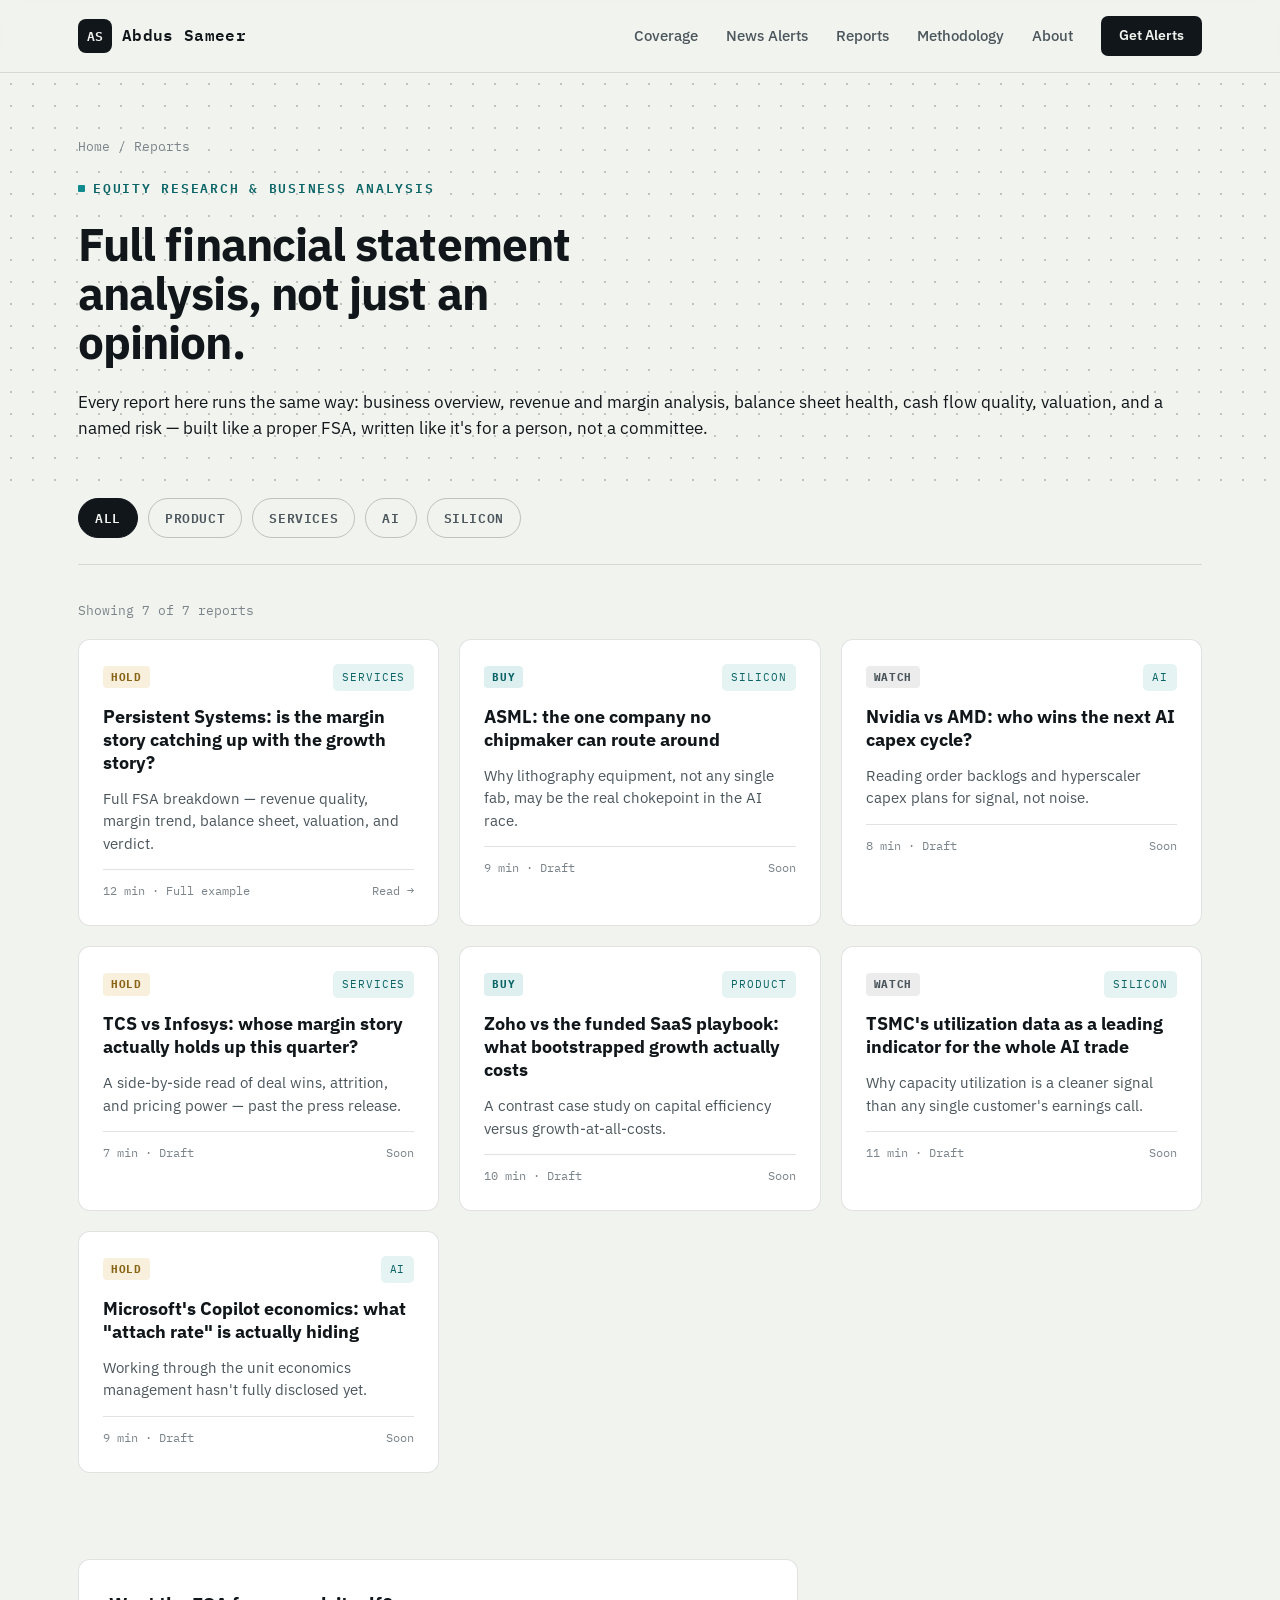
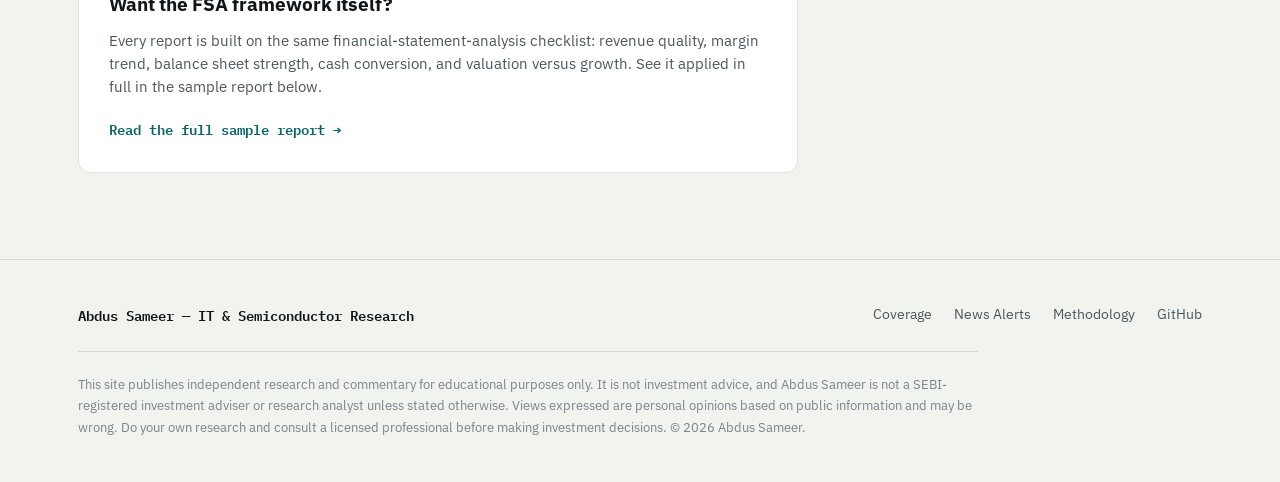
<file: reports.html>
<!DOCTYPE html>
<html lang="en">
<head>
<meta charset="UTF-8">
<meta name="viewport" content="width=device-width, initial-scale=1.0">
<title>Equity Research Reports — Abdus Sameer</title>
<link rel="preconnect" href="https://fonts.googleapis.com">
<link rel="preconnect" href="https://fonts.gstatic.com" crossorigin>
<link href="https://fonts.googleapis.com/css2?family=IBM+Plex+Sans:ital,wght@0,400;0,500;0,600;0,700;1,400&family=IBM+Plex+Mono:wght@400;500;600&display=swap" rel="stylesheet">
<link rel="stylesheet" href="style.css">
</head>
<body>

<header class="site">
  <div class="navbar">
    <a href="index.html" class="brand">
      <span class="mono-mark">AS</span>
      Abdus Sameer
    </a>
    <button class="nav-toggle" id="navToggle" aria-label="Toggle menu">
      <span></span><span></span><span></span>
    </button>
    <nav class="links" id="navLinks">
      <a href="index.html#coverage">Coverage</a>
      <a href="news.html">News Alerts</a>
      <a href="reports.html">Reports</a>
      <a href="index.html#methodology">Methodology</a>
      <a href="index.html#about">About</a>
      <a href="index.html#alerts" class="nav-cta">Get Alerts</a>
    </nav>
  </div>
</header>

<main>
  <section class="page-hero dotgrid">
    <div class="wrap">
      <div class="breadcrumb"><a href="index.html">Home</a> / Reports</div>
      <span class="eyebrow">Equity Research &amp; Business Analysis</span>
      <h1>Full financial statement analysis, not just an opinion.</h1>
      <p class="lede">
        Every report here runs the same way: business overview, revenue and margin analysis,
        balance sheet health, cash flow quality, valuation, and a named risk — built like a
        proper FSA, written like it's for a person, not a committee.
      </p>
    </div>
  </section>

  <section style="padding-top:0;">
    <div class="wrap">
      <div class="filter-bar" id="filterBar">
        <button class="filter-tab active" data-filter="all">All</button>
        <button class="filter-tab" data-filter="product">Product</button>
        <button class="filter-tab" data-filter="services">Services</button>
        <button class="filter-tab" data-filter="ai">AI</button>
        <button class="filter-tab" data-filter="silicon">Silicon</button>
      </div>

      <div class="feed-count" id="feedCount">Showing 7 of 7 reports</div>

      <div class="reports-grid full" id="reportsGrid">

        <a class="report-card" href="sample-report.html" style="text-decoration:none;" data-sector="services">
          <div class="tag-row"><span class="rating-chip hold">Hold</span><span class="tag">Services</span></div>
          <h4>Persistent Systems: is the margin story catching up with the growth story?</h4>
          <p>Full FSA breakdown — revenue quality, margin trend, balance sheet, valuation, and verdict.</p>
          <div class="report-meta"><span>12 min · Full example</span><span>Read →</span></div>
        </a>

        <a class="report-card" href="reports.html" style="text-decoration:none;" data-sector="silicon">
          <div class="tag-row"><span class="rating-chip buy">Buy</span><span class="tag">Silicon</span></div>
          <h4>ASML: the one company no chipmaker can route around</h4>
          <p>Why lithography equipment, not any single fab, may be the real chokepoint in the AI race.</p>
          <div class="report-meta"><span>9 min · Draft</span><span>Soon</span></div>
        </a>

        <a class="report-card" href="reports.html" style="text-decoration:none;" data-sector="ai">
          <div class="tag-row"><span class="rating-chip watch">Watch</span><span class="tag">AI</span></div>
          <h4>Nvidia vs AMD: who wins the next AI capex cycle?</h4>
          <p>Reading order backlogs and hyperscaler capex plans for signal, not noise.</p>
          <div class="report-meta"><span>8 min · Draft</span><span>Soon</span></div>
        </a>

        <a class="report-card" href="reports.html" style="text-decoration:none;" data-sector="services">
          <div class="tag-row"><span class="rating-chip hold">Hold</span><span class="tag">Services</span></div>
          <h4>TCS vs Infosys: whose margin story actually holds up this quarter?</h4>
          <p>A side-by-side read of deal wins, attrition, and pricing power — past the press release.</p>
          <div class="report-meta"><span>7 min · Draft</span><span>Soon</span></div>
        </a>

        <a class="report-card" href="reports.html" style="text-decoration:none;" data-sector="product">
          <div class="tag-row"><span class="rating-chip buy">Buy</span><span class="tag">Product</span></div>
          <h4>Zoho vs the funded SaaS playbook: what bootstrapped growth actually costs</h4>
          <p>A contrast case study on capital efficiency versus growth-at-all-costs.</p>
          <div class="report-meta"><span>10 min · Draft</span><span>Soon</span></div>
        </a>

        <a class="report-card" href="reports.html" style="text-decoration:none;" data-sector="silicon">
          <div class="tag-row"><span class="rating-chip watch">Watch</span><span class="tag">Silicon</span></div>
          <h4>TSMC's utilization data as a leading indicator for the whole AI trade</h4>
          <p>Why capacity utilization is a cleaner signal than any single customer's earnings call.</p>
          <div class="report-meta"><span>11 min · Draft</span><span>Soon</span></div>
        </a>

        <a class="report-card" href="reports.html" style="text-decoration:none;" data-sector="ai">
          <div class="tag-row"><span class="rating-chip hold">Hold</span><span class="tag">AI</span></div>
          <h4>Microsoft's Copilot economics: what "attach rate" is actually hiding</h4>
          <p>Working through the unit economics management hasn't fully disclosed yet.</p>
          <div class="report-meta"><span>9 min · Draft</span><span>Soon</span></div>
        </a>

      </div>
    </div>
  </section>

  <section style="padding-top:0;">
    <div class="wrap">
      <div class="archive-card" style="max-width:720px;">
        <h4>Want the FSA framework itself?</h4>
        <p>Every report is built on the same financial-statement-analysis checklist: revenue quality, margin trend, balance sheet strength, cash conversion, and valuation versus growth. See it applied in full in the sample report below.</p>
        <a class="link" href="sample-report.html">Read the full sample report →</a>
      </div>
    </div>
  </section>
</main>

<footer>
  <div class="wrap">
    <div class="footer-grid">
      <div class="footer-brand">Abdus Sameer — IT &amp; Semiconductor Research</div>
      <div class="footer-links">
        <a href="index.html#coverage">Coverage</a>
        <a href="news.html">News Alerts</a>
        <a href="index.html#methodology">Methodology</a>
        <a href="https://github.com/" target="_blank" rel="noopener">GitHub</a>
      </div>
    </div>
    <p class="disclaimer">
      This site publishes independent research and commentary for educational purposes only.
      It is not investment advice, and Abdus Sameer is not a SEBI-registered investment adviser
      or research analyst unless stated otherwise. Views expressed are personal opinions based
      on public information and may be wrong. Do your own research and consult a licensed
      professional before making investment decisions. © 2026 Abdus Sameer.
    </p>
  </div>
</footer>

<script>
  const toggle = document.getElementById('navToggle');
  const links = document.getElementById('navLinks');
  toggle.addEventListener('click', () => links.classList.toggle('open'));
  links.querySelectorAll('a').forEach(a => a.addEventListener('click', () => links.classList.remove('open')));

  const tabs = document.querySelectorAll('.filter-tab');
  const items = document.querySelectorAll('#reportsGrid .report-card');
  const count = document.getElementById('feedCount');
  const total = items.length;

  tabs.forEach(tab => {
    tab.addEventListener('click', () => {
      tabs.forEach(t => t.classList.remove('active'));
      tab.classList.add('active');
      const f = tab.dataset.filter;
      let shown = 0;
      items.forEach(item => {
        const match = f === 'all' || item.dataset.sector === f;
        item.style.display = match ? '' : 'none';
        if (match) shown++;
      });
      count.textContent = f === 'all' ? `Showing ${total} of ${total} reports` : `Showing ${shown} of ${total} reports — ${f}`;
    });
  });
</script>

</body>
</html>
</file>
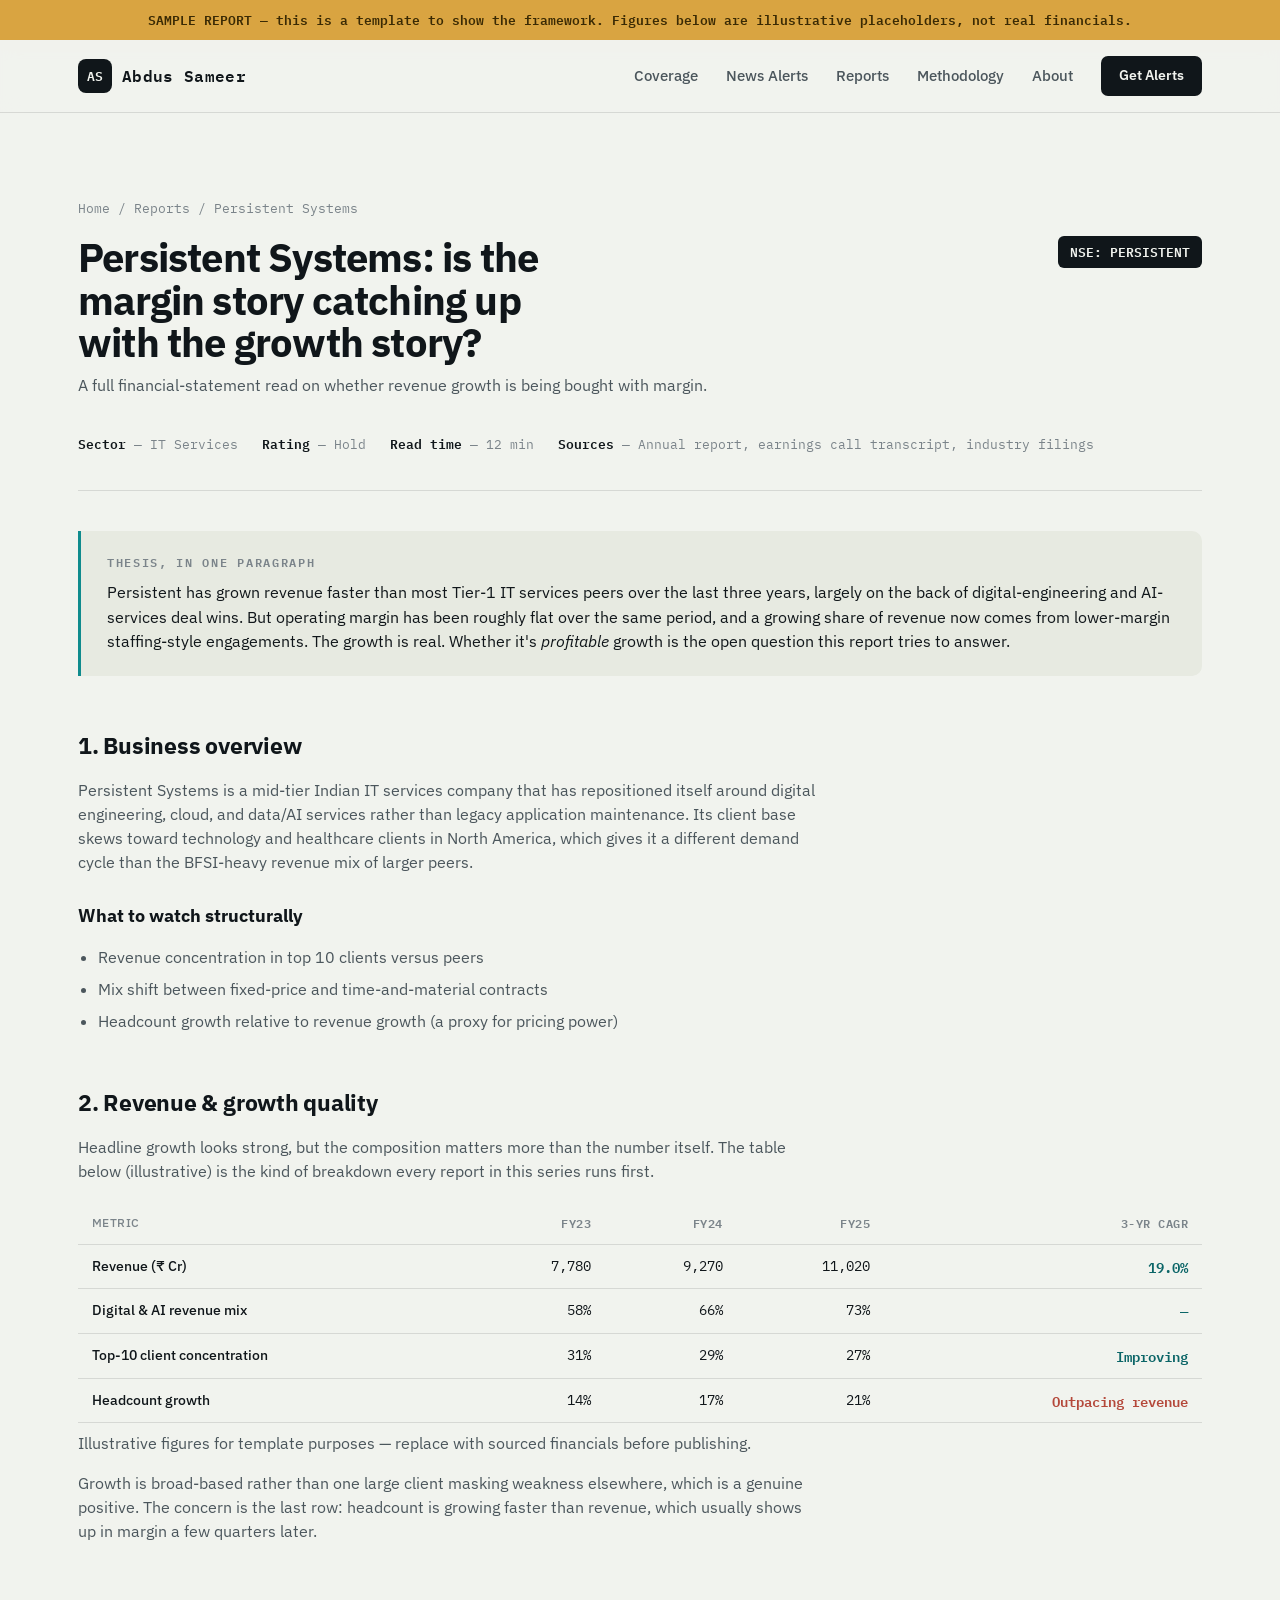
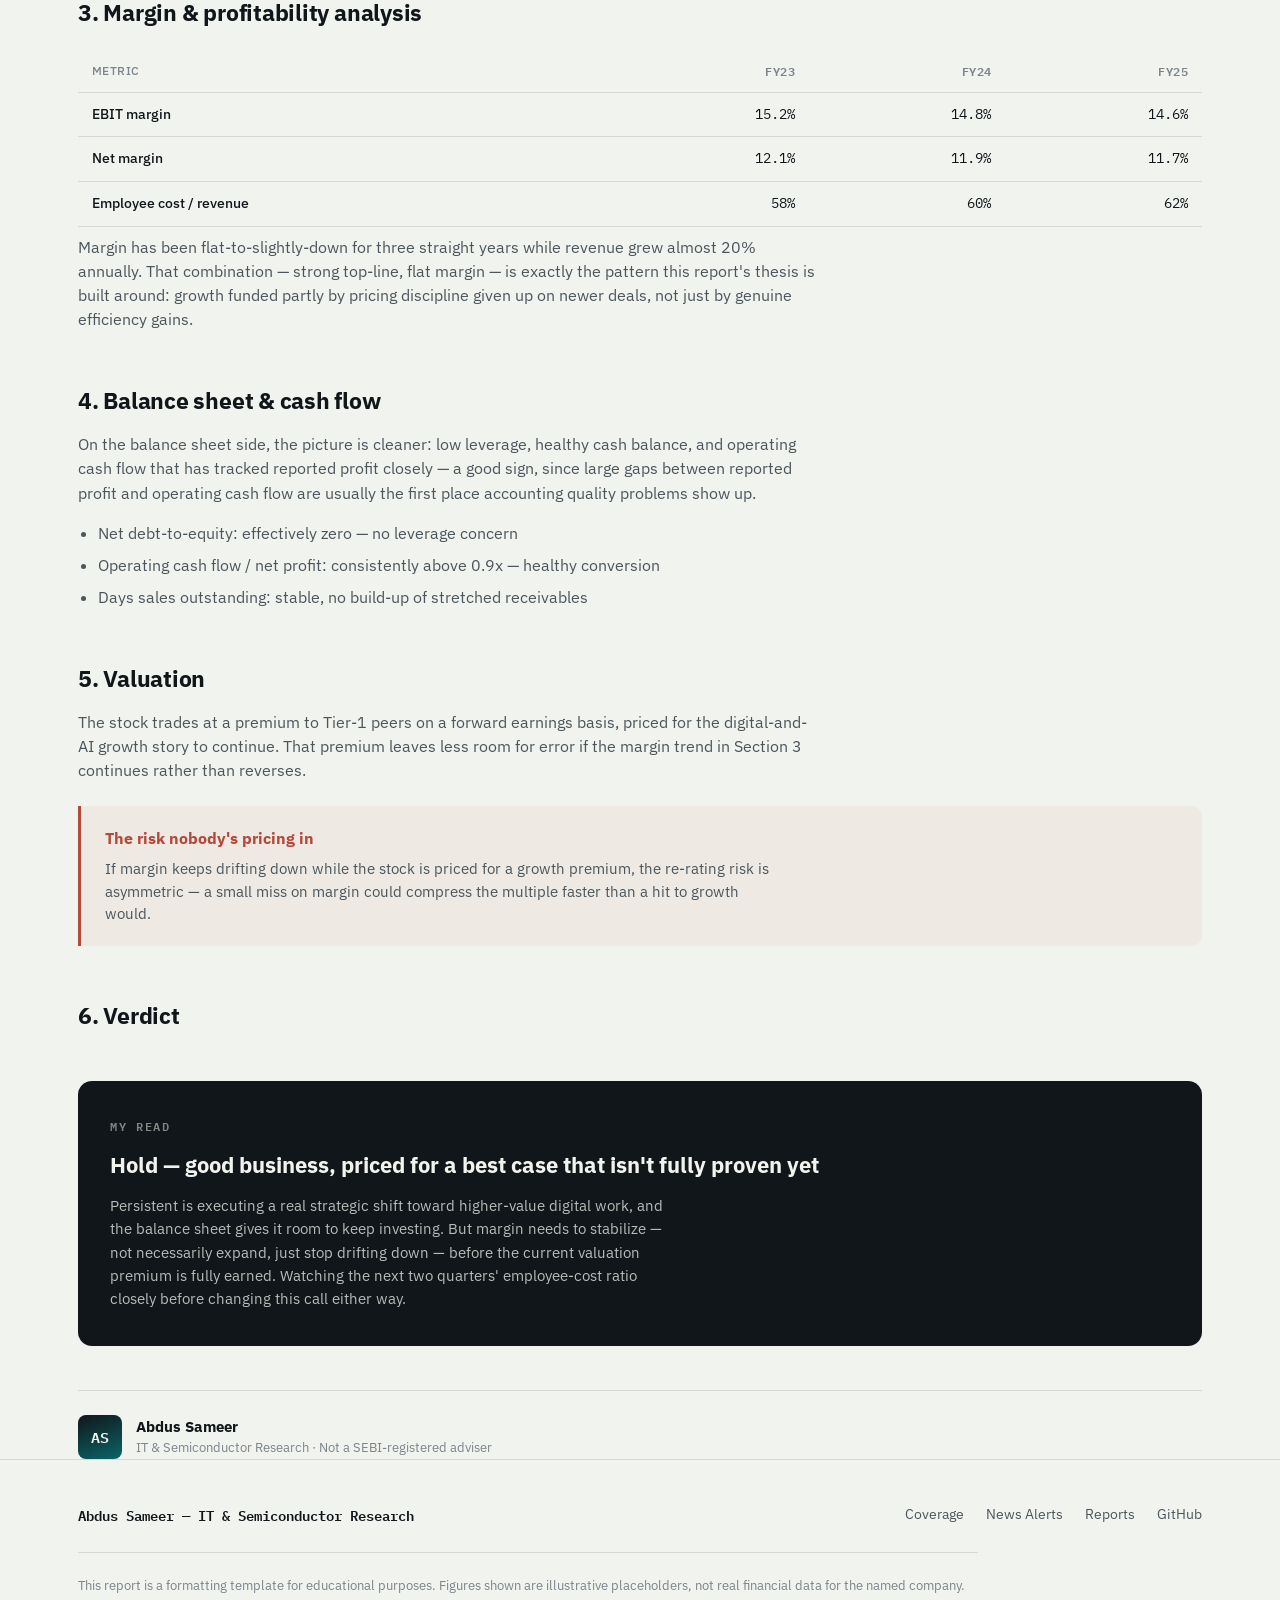
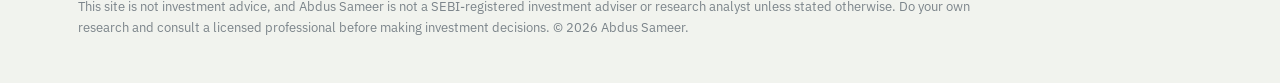
<file: sample-report.html>
<!DOCTYPE html>
<html lang="en">
<head>
<meta charset="UTF-8">
<meta name="viewport" content="width=device-width, initial-scale=1.0">
<title>Persistent Systems — Sample Report — Abdus Sameer</title>
<link rel="preconnect" href="https://fonts.googleapis.com">
<link rel="preconnect" href="https://fonts.gstatic.com" crossorigin>
<link href="https://fonts.googleapis.com/css2?family=IBM+Plex+Sans:ital,wght@0,400;0,500;0,600;0,700;1,400&family=IBM+Plex+Mono:wght@400;500;600&display=swap" rel="stylesheet">
<link rel="stylesheet" href="style.css">
<style>
  .sample-banner{
    background:var(--gold); color:#3a2a04; font-family:var(--mono); font-size:13px; font-weight:600;
    text-align:center; padding:10px 20px;
  }
</style>
</head>
<body>

<div class="sample-banner">SAMPLE REPORT — this is a template to show the framework. Figures below are illustrative placeholders, not real financials.</div>

<header class="site">
  <div class="navbar">
    <a href="index.html" class="brand">
      <span class="mono-mark">AS</span>
      Abdus Sameer
    </a>
    <button class="nav-toggle" id="navToggle" aria-label="Toggle menu">
      <span></span><span></span><span></span>
    </button>
    <nav class="links" id="navLinks">
      <a href="index.html#coverage">Coverage</a>
      <a href="news.html">News Alerts</a>
      <a href="reports.html">Reports</a>
      <a href="index.html#methodology">Methodology</a>
      <a href="index.html#about">About</a>
      <a href="index.html#alerts" class="nav-cta">Get Alerts</a>
    </nav>
  </div>
</header>

<main>
  <section style="padding-bottom:0;">
    <div class="wrap">
      <div class="breadcrumb"><a href="index.html">Home</a> / <a href="reports.html">Reports</a> / Persistent Systems</div>

      <div class="report-header">
        <div class="report-title-row">
          <div>
            <h1>Persistent Systems: is the margin story catching up with the growth story?</h1>
            <p class="report-subline">A full financial-statement read on whether revenue growth is being bought with margin.</p>
          </div>
          <span class="ticker-badge">NSE: PERSISTENT</span>
        </div>
        <div class="report-meta-bar">
          <span><b>Sector</b> — IT Services</span>
          <span><b>Rating</b> — Hold</span>
          <span><b>Read time</b> — 12 min</span>
          <span><b>Sources</b> — Annual report, earnings call transcript, industry filings</span>
        </div>
      </div>

      <div class="thesis-box">
        <span class="kicker">Thesis, in one paragraph</span>
        <p>
          Persistent has grown revenue faster than most Tier-1 IT services peers over the last
          three years, largely on the back of digital-engineering and AI-services deal wins.
          But operating margin has been roughly flat over the same period, and a growing share
          of revenue now comes from lower-margin staffing-style engagements. The growth is real.
          Whether it's <em>profitable</em> growth is the open question this report tries to answer.
        </p>
      </div>

      <div class="report-body">

        <h2>1. Business overview</h2>
        <p>
          Persistent Systems is a mid-tier Indian IT services company that has repositioned
          itself around digital engineering, cloud, and data/AI services rather than legacy
          application maintenance. Its client base skews toward technology and healthcare
          clients in North America, which gives it a different demand cycle than the
          BFSI-heavy revenue mix of larger peers.
        </p>

        <h3>What to watch structurally</h3>
        <ul>
          <li>Revenue concentration in top 10 clients versus peers</li>
          <li>Mix shift between fixed-price and time-and-material contracts</li>
          <li>Headcount growth relative to revenue growth (a proxy for pricing power)</li>
        </ul>

        <h2>2. Revenue &amp; growth quality</h2>
        <p>
          Headline growth looks strong, but the composition matters more than the number itself.
          The table below (illustrative) is the kind of breakdown every report in this series runs first.
        </p>

        <table class="fsa-table">
          <thead>
            <tr><th>Metric</th><th>FY23</th><th>FY24</th><th>FY25</th><th>3-yr CAGR</th></tr>
          </thead>
          <tbody>
            <tr><td>Revenue (₹ Cr)</td><td>7,780</td><td>9,270</td><td>11,020</td><td class="pos">19.0%</td></tr>
            <tr><td>Digital &amp; AI revenue mix</td><td>58%</td><td>66%</td><td>73%</td><td class="pos">—</td></tr>
            <tr><td>Top-10 client concentration</td><td>31%</td><td>29%</td><td>27%</td><td class="pos">Improving</td></tr>
            <tr><td>Headcount growth</td><td>14%</td><td>17%</td><td>21%</td><td class="neg">Outpacing revenue</td></tr>
          </tbody>
        </table>
        <p class="table-note">Illustrative figures for template purposes — replace with sourced financials before publishing.</p>

        <p>
          Growth is broad-based rather than one large client masking weakness elsewhere, which
          is a genuine positive. The concern is the last row: headcount is growing faster than
          revenue, which usually shows up in margin a few quarters later.
        </p>

        <h2>3. Margin &amp; profitability analysis</h2>
        <table class="fsa-table">
          <thead>
            <tr><th>Metric</th><th>FY23</th><th>FY24</th><th>FY25</th></tr>
          </thead>
          <tbody>
            <tr><td>EBIT margin</td><td>15.2%</td><td>14.8%</td><td>14.6%</td></tr>
            <tr><td>Net margin</td><td>12.1%</td><td>11.9%</td><td>11.7%</td></tr>
            <tr><td>Employee cost / revenue</td><td>58%</td><td>60%</td><td>62%</td></tr>
          </tbody>
        </table>
        <p>
          Margin has been flat-to-slightly-down for three straight years while revenue grew
          almost 20% annually. That combination — strong top-line, flat margin — is exactly the
          pattern this report's thesis is built around: growth funded partly by pricing
          discipline given up on newer deals, not just by genuine efficiency gains.
        </p>

        <h2>4. Balance sheet &amp; cash flow</h2>
        <p>
          On the balance sheet side, the picture is cleaner: low leverage, healthy cash
          balance, and operating cash flow that has tracked reported profit closely — a good
          sign, since large gaps between reported profit and operating cash flow are usually
          the first place accounting quality problems show up.
        </p>
        <ul>
          <li>Net debt-to-equity: effectively zero — no leverage concern</li>
          <li>Operating cash flow / net profit: consistently above 0.9x — healthy conversion</li>
          <li>Days sales outstanding: stable, no build-up of stretched receivables</li>
        </ul>

        <h2>5. Valuation</h2>
        <p>
          The stock trades at a premium to Tier-1 peers on a forward earnings basis, priced
          for the digital-and-AI growth story to continue. That premium leaves less room for
          error if the margin trend in Section 3 continues rather than reverses.
        </p>

        <div class="risk-callout">
          <h4>The risk nobody's pricing in</h4>
          <p>
            If margin keeps drifting down while the stock is priced for a growth premium, the
            re-rating risk is asymmetric — a small miss on margin could compress the multiple
            faster than a hit to growth would.
          </p>
        </div>

        <h2>6. Verdict</h2>
      </div>

      <div class="verdict-box">
        <span class="kicker">My read</span>
        <h3>Hold — good business, priced for a best case that isn't fully proven yet</h3>
        <p>
          Persistent is executing a real strategic shift toward higher-value digital work, and
          the balance sheet gives it room to keep investing. But margin needs to stabilize —
          not necessarily expand, just stop drifting down — before the current valuation
          premium is fully earned. Watching the next two quarters' employee-cost ratio closely
          before changing this call either way.
        </p>
      </div>

      <div class="author-strip">
        <div class="avatar">AS</div>
        <div>
          <div class="name">Abdus Sameer</div>
          <div class="role">IT &amp; Semiconductor Research · Not a SEBI-registered adviser</div>
        </div>
      </div>

    </div>
  </section>
</main>

<footer>
  <div class="wrap">
    <div class="footer-grid">
      <div class="footer-brand">Abdus Sameer — IT &amp; Semiconductor Research</div>
      <div class="footer-links">
        <a href="index.html#coverage">Coverage</a>
        <a href="news.html">News Alerts</a>
        <a href="reports.html">Reports</a>
        <a href="https://github.com/" target="_blank" rel="noopener">GitHub</a>
      </div>
    </div>
    <p class="disclaimer">
      This report is a formatting template for educational purposes. Figures shown are
      illustrative placeholders, not real financial data for the named company. This site
      is not investment advice, and Abdus Sameer is not a SEBI-registered investment adviser
      or research analyst unless stated otherwise. Do your own research and consult a
      licensed professional before making investment decisions. © 2026 Abdus Sameer.
    </p>
  </div>
</footer>

<script>
  const toggle = document.getElementById('navToggle');
  const links = document.getElementById('navLinks');
  toggle.addEventListener('click', () => links.classList.toggle('open'));
  links.querySelectorAll('a').forEach(a => a.addEventListener('click', () => links.classList.remove('open')));
</script>

</body>
</html>
</file>
<file: style.css>
:root{
    --bg:#F1F3EE;
    --bg-alt:#E7EAE1;
    --surface:#FFFFFF;
    --ink:#10161A;
    --ink-soft:#4B565C;
    --ink-faint:#7B848A;
    --line:rgba(16,22,26,0.12);
    --line-strong:rgba(16,22,26,0.22);
    --teal:#0F8B8D;
    --teal-deep:#0B6567;
    --teal-tint:rgba(15,139,141,0.10);
    --gold:#D9A441;
    --brick:#B4483A;
    --sans:'IBM Plex Sans', sans-serif;
    --mono:'IBM Plex Mono', monospace;
    --maxw:1180px;
  }

  *{box-sizing:border-box;}
  html{scroll-behavior:smooth;}
  body{
    margin:0;
    background:var(--bg);
    color:var(--ink);
    font-family:var(--sans);
    line-height:1.55;
    -webkit-font-smoothing:antialiased;
  }
  img,svg{display:block;max-width:100%;}
  a{color:inherit;}

  .wrap{max-width:var(--maxw); margin:0 auto; padding:0 28px;}

  ::selection{background:var(--teal); color:#fff;}

  /* subtle dot-grid ambient background on hero + methodology */
  .dotgrid{
    background-image: radial-gradient(var(--line-strong) 1px, transparent 1px);
    background-size: 22px 22px;
  }

  a:focus-visible, button:focus-visible, input:focus-visible{
    outline:2px solid var(--teal);
    outline-offset:3px;
  }

  /* ---------- NAV ---------- */
  header.site{
    position:sticky; top:0; z-index:50;
    background:rgba(241,243,238,0.86);
    backdrop-filter:blur(10px);
    border-bottom:1px solid var(--line);
  }
  .navbar{
    display:flex; align-items:center; justify-content:space-between;
    padding:16px 28px; max-width:var(--maxw); margin:0 auto;
  }
  .brand{
    display:flex; align-items:center; gap:10px;
    font-family:var(--mono); font-weight:600; letter-spacing:0.02em;
    text-decoration:none; color:var(--ink);
  }
  .brand .mono-mark{
    width:34px; height:34px; border-radius:8px;
    background:var(--ink); color:var(--bg);
    display:flex; align-items:center; justify-content:center;
    font-family:var(--mono); font-size:13px; font-weight:600;
    letter-spacing:0;
  }
  nav.links{display:flex; gap:28px; align-items:center;}
  nav.links a{
    font-size:14.5px; text-decoration:none; color:var(--ink-soft);
    font-weight:500;
  }
  nav.links a:hover{color:var(--ink);}
  .nav-cta{
    background:var(--ink); color:var(--bg) !important;
    padding:9px 18px; border-radius:7px; font-size:14px !important;
    font-weight:600 !important;
  }
  .nav-cta:hover{background:var(--teal-deep);}
  .nav-toggle{display:none; background:none; border:none; cursor:pointer; padding:6px;}
  .nav-toggle span{display:block; width:22px; height:2px; background:var(--ink); margin:5px 0;}

  @media (max-width:860px){
    nav.links{
      position:fixed; inset:64px 0 auto 0; flex-direction:column;
      background:var(--bg); padding:18px 28px 26px; gap:18px;
      border-bottom:1px solid var(--line);
      transform:translateY(-130%); transition:transform .25s ease;
    }
    nav.links.open{transform:translateY(0);}
    .nav-toggle{display:block;}
  }

  /* ---------- HERO ---------- */
  .hero{padding:88px 0 64px; position:relative;}
  .eyebrow{
    font-family:var(--mono); font-size:12.5px; letter-spacing:0.14em;
    text-transform:uppercase; color:var(--teal-deep); font-weight:600;
    display:inline-flex; align-items:center; gap:8px; margin-bottom:22px;
  }
  .eyebrow::before{content:""; width:7px; height:7px; background:var(--teal); border-radius:1px;}
  h1{
    font-size:clamp(34px, 5.4vw, 60px);
    line-height:1.06; letter-spacing:-0.02em;
    margin:0 0 22px; max-width:16ch; font-weight:700;
  }
  h1 em{
    font-style:normal; color:var(--teal-deep);
    background:linear-gradient(transparent 62%, var(--teal-tint) 0%);
  }
  .hero p.lede{
    font-size:18px; color:var(--ink-soft); max-width:56ch; margin:0 0 34px;
  }
  .hero-ctas{display:flex; gap:14px; flex-wrap:wrap; margin-bottom:56px;}
  .btn{
    font-family:var(--sans); font-weight:600; font-size:15px;
    padding:13px 24px; border-radius:8px; text-decoration:none;
    display:inline-flex; align-items:center; gap:8px; cursor:pointer;
    border:1px solid transparent; transition:transform .15s ease, background .15s ease;
  }
  .btn-primary{background:var(--ink); color:var(--bg);}
  .btn-primary:hover{background:var(--teal-deep); transform:translateY(-1px);}
  .btn-ghost{background:transparent; border-color:var(--line-strong); color:var(--ink);}
  .btn-ghost:hover{border-color:var(--ink); transform:translateY(-1px);}

  /* ticker marquee */
  .ticker{
    border-top:1px solid var(--line); border-bottom:1px solid var(--line);
    overflow:hidden; white-space:nowrap; padding:14px 0;
  }
  .ticker-track{display:inline-flex; gap:40px; animation:scroll 34s linear infinite;}
  .ticker span{
    font-family:var(--mono); font-size:13.5px; color:var(--ink-faint);
    display:inline-flex; align-items:center; gap:8px;
  }
  .ticker span b{color:var(--ink); font-weight:600;}
  .ticker span.up{color:var(--teal-deep);}
  .ticker span.down{color:var(--brick);}
  @keyframes scroll{ from{transform:translateX(0);} to{transform:translateX(-50%);} }
  @media (prefers-reduced-motion: reduce){ .ticker-track{animation:none;} }

  /* ---------- SECTION SCAFFOLD ---------- */
  section{padding:86px 0;}
  .section-head{max-width:640px; margin-bottom:48px;}
  .kicker{
    font-family:var(--mono); font-size:12px; letter-spacing:0.14em;
    text-transform:uppercase; color:var(--ink-faint); font-weight:600;
    margin-bottom:12px; display:block;
  }
  h2{font-size:clamp(26px,3.4vw,36px); letter-spacing:-0.01em; margin:0 0 14px; font-weight:700;}
  .section-head p{color:var(--ink-soft); font-size:16.5px; margin:0;}

  /* ---------- ABOUT / CREDIBILITY STRIP ---------- */
  .about{background:var(--surface); border-top:1px solid var(--line); border-bottom:1px solid var(--line);}
  .about-grid{display:grid; grid-template-columns:200px 1fr; gap:40px; align-items:start;}
  .avatar{
    width:172px; height:172px; border-radius:14px;
    background:linear-gradient(160deg, var(--ink) 0%, var(--teal-deep) 100%);
    display:flex; align-items:center; justify-content:center;
    color:var(--bg); font-family:var(--mono); font-size:44px; font-weight:600;
  }
  .about-body h3{font-size:22px; margin:0 0 12px; font-weight:700;}
  .about-body p{color:var(--ink-soft); font-size:16px; max-width:64ch; margin:0 0 22px;}
  .badge-row{display:flex; flex-wrap:wrap; gap:10px;}
  .badge{
    font-family:var(--mono); font-size:12.5px; padding:7px 12px;
    border:1px solid var(--line-strong); border-radius:20px; color:var(--ink-soft);
  }
  @media (max-width:700px){ .about-grid{grid-template-columns:1fr;} .avatar{width:100px;height:100px;font-size:28px;} }

  /* ---------- COVERAGE / WAFER GRID (signature) ---------- */
  .wafer{background:var(--bg-alt);}
  .wafer-grid{
    display:grid; grid-template-columns:repeat(4,1fr); gap:1px;
    background:var(--line-strong); border:1px solid var(--line-strong); border-radius:14px; overflow:hidden;
  }
  .die{
    background:var(--surface); padding:30px 24px; min-height:230px;
    position:relative; overflow:hidden;
    display:flex; flex-direction:column; justify-content:space-between;
  }
  .die::before{
    content:""; position:absolute; inset:0; opacity:0.5; pointer-events:none;
    background:
      repeating-linear-gradient(90deg, var(--teal-tint) 0 1px, transparent 1px 26px),
      repeating-linear-gradient(0deg, var(--teal-tint) 0 1px, transparent 1px 26px);
  }
  .die::after{
    content:""; position:absolute; width:6px; height:6px; border-radius:50%;
    background:var(--gold); top:22px; right:22px; box-shadow:0 0 0 4px rgba(217,164,65,0.15);
  }
  .die-num{font-family:var(--mono); font-size:12px; color:var(--ink-faint); position:relative;}
  .die h4{font-size:19px; margin:14px 0 8px; font-weight:700; position:relative;}
  .die p{font-size:14.5px; color:var(--ink-soft); margin:0 0 16px; position:relative; max-width:30ch;}
  .die .tickers{
    font-family:var(--mono); font-size:12px; color:var(--teal-deep);
    position:relative; letter-spacing:0.02em;
  }
  @media (max-width:900px){ .wafer-grid{grid-template-columns:repeat(2,1fr);} }
  @media (max-width:560px){ .wafer-grid{grid-template-columns:1fr;} }

  /* ---------- NEWS FEED ---------- */
  .feed-section{background:var(--surface); border-top:1px solid var(--line); border-bottom:1px solid var(--line);}
  .feed-head-row{
    display:flex; justify-content:space-between; align-items:flex-end; gap:24px; margin-bottom:8px;
  }
  .live-dot{
    display:inline-flex; align-items:center; gap:7px; font-family:var(--mono); font-size:12px;
    color:var(--teal-deep); font-weight:600; letter-spacing:0.04em; text-transform:uppercase;
    border:1px solid var(--line-strong); border-radius:20px; padding:6px 12px; flex-shrink:0;
  }
  .live-dot::before{
    content:""; width:7px; height:7px; border-radius:50%; background:var(--teal);
    box-shadow:0 0 0 3px rgba(15,139,141,0.18); animation:pulse 1.8s ease-in-out infinite;
  }
  @keyframes pulse{ 0%,100%{opacity:1;} 50%{opacity:0.4;} }
  @media (prefers-reduced-motion: reduce){ .live-dot::before{animation:none;} }

  .feed-list{border-top:1px solid var(--line);}
  .alert-item{
    display:grid; grid-template-columns:150px 1fr; gap:22px;
    padding:22px 0; border-bottom:1px solid var(--line);
  }
  .alert-meta{font-family:var(--mono); font-size:12px; color:var(--ink-faint); padding-top:3px;}
  .alert-meta .time{display:block; color:var(--ink-soft); margin-bottom:6px; font-weight:500;}
  .sector-chip{
    display:inline-block; font-family:var(--mono); font-size:10.5px; text-transform:uppercase;
    letter-spacing:0.06em; padding:3px 8px; border-radius:4px; font-weight:600;
  }
  .sector-chip.silicon{background:rgba(217,164,65,0.16); color:#8a6415;}
  .sector-chip.services{background:var(--teal-tint); color:var(--teal-deep);}
  .sector-chip.ai{background:rgba(180,72,58,0.10); color:var(--brick);}
  .sector-chip.product{background:rgba(16,22,26,0.08); color:var(--ink-soft);}
  .alert-body h5{margin:0 0 6px; font-size:16px; font-weight:700; line-height:1.4;}
  .alert-body p{margin:0 0 10px; font-size:14.5px; color:var(--ink-soft);}
  .alert-foot{display:flex; align-items:center; gap:14px; font-family:var(--mono); font-size:11.5px; color:var(--ink-faint);}
  .alert-foot a{color:var(--teal-deep); text-decoration:none; font-weight:600;}
  .alert-foot a:hover{text-decoration:underline;}
  .sources-note{
    display:inline-flex; align-items:center; gap:6px; padding:3px 8px;
    border:1px solid var(--line); border-radius:12px;
  }
  @media (max-width:640px){
    .alert-item{grid-template-columns:1fr;}
    .alert-meta{display:flex; align-items:center; gap:10px;}
    .alert-meta .time{margin-bottom:0;}
  }

  /* ---------- REPORTS ---------- */
  .reports-grid{display:grid; grid-template-columns:repeat(3,1fr); gap:22px;}
  .report-card{
    background:var(--surface); border:1px solid var(--line); border-radius:12px;
    padding:24px; display:flex; flex-direction:column; gap:14px;
    transition:border-color .15s ease, transform .15s ease;
  }
  .report-card:hover{border-color:var(--teal); transform:translateY(-2px);}
  .tag-row{display:flex; justify-content:space-between; align-items:center;}
  .tag{
    font-family:var(--mono); font-size:11px; text-transform:uppercase; letter-spacing:0.08em;
    color:var(--teal-deep); background:var(--teal-tint); padding:5px 9px; border-radius:5px;
  }
  .tag.placeholder{color:var(--gold); background:rgba(217,164,65,0.14);}
  .report-card h4{font-size:17.5px; margin:0; font-weight:700; line-height:1.32;}
  .report-card p{font-size:14.5px; color:var(--ink-soft); margin:0;}
  .report-meta{
    font-family:var(--mono); font-size:12px; color:var(--ink-faint);
    display:flex; justify-content:space-between; border-top:1px solid var(--line); padding-top:12px;
  }
  @media (max-width:900px){ .reports-grid{grid-template-columns:1fr 1fr;} }
  @media (max-width:620px){ .reports-grid{grid-template-columns:1fr;} }

  /* ---------- METHODOLOGY ---------- */
  .method{background:var(--surface); border-top:1px solid var(--line); border-bottom:1px solid var(--line);}
  .method-list{list-style:none; margin:0; padding:0; border-top:1px solid var(--line);}
  .method-list li{
    display:grid; grid-template-columns:64px 1fr; gap:22px;
    padding:26px 0; border-bottom:1px solid var(--line);
  }
  .method-list .n{font-family:var(--mono); font-size:14px; color:var(--teal-deep); font-weight:600; padding-top:2px;}
  .method-list h5{font-size:17.5px; margin:0 0 6px; font-weight:700;}
  .method-list p{margin:0; color:var(--ink-soft); font-size:15px; max-width:62ch;}

  /* ---------- ALERTS / NEWSLETTER ---------- */
  .alerts{
    background:var(--ink); color:var(--bg); border-radius:16px;
    padding:56px 44px; display:flex; justify-content:space-between; align-items:center; gap:40px;
  }
  .alerts h3{font-size:26px; margin:0 0 8px; font-weight:700;}
  .alerts p{color:rgba(241,243,238,0.7); margin:0; max-width:44ch; font-size:15px;}
  .alerts-form{display:flex; gap:10px; flex-shrink:0;}
  .alerts-form input{
    font-family:var(--sans); font-size:14.5px; padding:12px 16px; border-radius:8px;
    border:1px solid rgba(241,243,238,0.25); background:rgba(241,243,238,0.06); color:var(--bg);
    min-width:230px;
  }
  .alerts-form input::placeholder{color:rgba(241,243,238,0.45);}
  .alerts-form button{
    font-family:var(--sans); font-weight:600; font-size:14.5px; padding:12px 20px;
    border-radius:8px; border:none; background:var(--teal); color:#fff; cursor:pointer;
  }
  .alerts-form button:hover{background:var(--gold); color:var(--ink);}
  @media (max-width:760px){
    .alerts{flex-direction:column; align-items:flex-start; padding:36px 26px;}
    .alerts-form{flex-direction:column; width:100%;}
    .alerts-form input,.alerts-form button{width:100%;}
  }

  /* ---------- GITHUB / ARCHIVE ---------- */
  .archive{display:grid; grid-template-columns:1.1fr 1fr; gap:22px; align-items:stretch;}
  .archive-card{
    border:1px solid var(--line); background:var(--surface); border-radius:12px; padding:30px;
  }
  .archive-card h4{margin:0 0 10px; font-size:19px; font-weight:700; display:flex; align-items:center; gap:10px;}
  .archive-card p{color:var(--ink-soft); font-size:15px; margin:0 0 18px;}
  .code-icon{
    width:30px; height:30px; border-radius:7px; background:var(--ink); color:var(--bg);
    display:flex; align-items:center; justify-content:center; font-family:var(--mono); font-size:13px;
  }
  .archive-card a.link{
    font-family:var(--mono); font-size:13.5px; color:var(--teal-deep); text-decoration:none;
    display:inline-flex; align-items:center; gap:6px; font-weight:600;
  }
  .archive-card a.link:hover{text-decoration:underline;}
  @media (max-width:760px){ .archive{grid-template-columns:1fr;} }

  /* ---------- FOOTER ---------- */
  footer{border-top:1px solid var(--line); padding:44px 0 32px;}
  .footer-grid{display:flex; justify-content:space-between; align-items:flex-start; gap:30px; flex-wrap:wrap;}
  .footer-brand{font-family:var(--mono); font-weight:600; font-size:14px;}
  .footer-links{display:flex; gap:22px; flex-wrap:wrap;}
  .footer-links a{font-size:13.5px; color:var(--ink-soft); text-decoration:none;}
  .footer-links a:hover{color:var(--ink);}
  .disclaimer{
    margin-top:26px; padding-top:22px; border-top:1px solid var(--line);
    font-size:12.5px; color:var(--ink-faint); line-height:1.7; max-width:900px;
  }

/* ---------- SHARED: PAGE HERO (sub-pages) ---------- */
.page-hero{padding:64px 0 40px;}
.page-hero h1{font-size:clamp(30px,4.6vw,46px); max-width:20ch;}
.page-hero p.lede{font-size:17px;}
.breadcrumb{
  font-family:var(--mono); font-size:12.5px; color:var(--ink-faint);
  margin-bottom:18px; display:flex; align-items:center; gap:8px;
}
.breadcrumb a{color:var(--ink-faint); text-decoration:none;}
.breadcrumb a:hover{color:var(--teal-deep);}

/* ---------- FILTER TABS ---------- */
.filter-bar{
  display:flex; flex-wrap:wrap; gap:10px; margin-bottom:36px;
  border-bottom:1px solid var(--line); padding-bottom:26px;
}
.filter-tab{
  font-family:var(--mono); font-size:12.5px; text-transform:uppercase; letter-spacing:0.05em;
  padding:8px 16px; border-radius:20px; border:1px solid var(--line-strong);
  background:transparent; color:var(--ink-soft); cursor:pointer; font-weight:600;
  transition:all .15s ease;
}
.filter-tab:hover{border-color:var(--ink);}
.filter-tab.active{background:var(--ink); color:var(--bg); border-color:var(--ink);}

/* ---------- FULL FEED PAGE ---------- */
.feed-list.full .alert-item{display:grid; grid-template-columns:150px 1fr;}
.feed-count{font-family:var(--mono); font-size:12.5px; color:var(--ink-faint); margin-bottom:18px;}

/* ---------- REPORTS GRID PAGE ---------- */
.reports-grid.full{grid-template-columns:repeat(3,1fr); gap:20px;}
@media (max-width:900px){ .reports-grid.full{grid-template-columns:1fr 1fr;} }
@media (max-width:620px){ .reports-grid.full{grid-template-columns:1fr;} }
.rating-chip{
  font-family:var(--mono); font-size:10.5px; text-transform:uppercase; letter-spacing:0.06em;
  padding:3px 8px; border-radius:4px; font-weight:700;
}
.rating-chip.buy{background:rgba(15,139,141,0.14); color:var(--teal-deep);}
.rating-chip.hold{background:rgba(217,164,65,0.18); color:#8a6415;}
.rating-chip.watch{background:rgba(16,22,26,0.08); color:var(--ink-soft);}

/* ---------- SAMPLE REPORT PAGE ---------- */
.report-header{
  border-bottom:1px solid var(--line); padding-bottom:36px; margin-bottom:40px;
}
.report-title-row{display:flex; justify-content:space-between; align-items:flex-start; gap:24px; flex-wrap:wrap;}
.report-title-row h1{font-size:clamp(28px,4vw,40px); max-width:22ch; margin:0 0 10px;}
.ticker-badge{
  font-family:var(--mono); font-size:13px; background:var(--ink); color:var(--bg);
  padding:6px 12px; border-radius:6px; font-weight:600; flex-shrink:0;
}
.report-subline{color:var(--ink-soft); font-size:15.5px; margin-top:10px;}
.report-meta-bar{
  display:flex; gap:24px; flex-wrap:wrap; margin-top:22px; font-family:var(--mono); font-size:12.5px; color:var(--ink-faint);
}
.report-meta-bar b{color:var(--ink); font-weight:600;}

.thesis-box{
  background:var(--bg-alt); border-left:3px solid var(--teal); border-radius:0 10px 10px 0;
  padding:22px 26px; margin:30px 0 44px;
}
.thesis-box .kicker{margin-bottom:8px;}
.thesis-box p{margin:0; font-size:15.5px; color:var(--ink); line-height:1.6;}

.report-body h2{margin-top:52px; font-size:23px;}
.report-body h3{font-size:18px; margin:28px 0 10px; font-weight:700;}
.report-body p{color:var(--ink-soft); font-size:15.5px; max-width:74ch; margin:0 0 16px;}
.report-body ul{color:var(--ink-soft); font-size:15.5px; max-width:70ch; padding-left:20px;}
.report-body li{margin-bottom:8px;}

.fsa-table{width:100%; border-collapse:collapse; margin:20px 0 8px; font-size:14px;}
.fsa-table th, .fsa-table td{
  text-align:right; padding:11px 14px; border-bottom:1px solid var(--line); font-family:var(--mono);
}
.fsa-table th:first-child, .fsa-table td:first-child{text-align:left; font-family:var(--sans); font-weight:500;}
.fsa-table th{color:var(--ink-faint); font-weight:600; font-size:12px; text-transform:uppercase; letter-spacing:0.04em;}
.fsa-table td.pos{color:var(--teal-deep); font-weight:600;}
.fsa-table td.neg{color:var(--brick); font-weight:600;}
.table-note{font-size:12.5px; color:var(--ink-faint); margin-top:8px;}

.risk-callout{
  background:rgba(180,72,58,0.06); border-left:3px solid var(--brick); border-radius:0 10px 10px 0;
  padding:20px 24px; margin:24px 0;
}
.risk-callout h4{margin:0 0 8px; font-size:15.5px; color:var(--brick); font-weight:700;}
.risk-callout p{margin:0; color:var(--ink-soft); font-size:14.5px;}

.verdict-box{
  background:var(--ink); color:var(--bg); border-radius:14px; padding:36px 32px; margin-top:48px;
}
.verdict-box .kicker{color:rgba(241,243,238,0.5);}
.verdict-box h3{font-size:22px; margin:8px 0 12px;}
.verdict-box p{color:rgba(241,243,238,0.75); margin:0; font-size:15px; max-width:64ch;}

.author-strip{
  display:flex; align-items:center; gap:14px; margin-top:44px; padding-top:24px; border-top:1px solid var(--line);
}
.author-strip .avatar{width:44px; height:44px; font-size:15px; border-radius:8px;}
.author-strip .name{font-weight:700; font-size:14.5px;}
.author-strip .role{font-size:13px; color:var(--ink-faint);}

/* ---------- CRITERIA / WHAT MAKES THE CUT ---------- */
.criteria-section{background:var(--bg-alt); border-top:1px solid var(--line); border-bottom:1px solid var(--line);}
.criteria-grid{display:grid; grid-template-columns:1fr 1fr; gap:1px; background:var(--line-strong); border:1px solid var(--line-strong); border-radius:14px; overflow:hidden;}
.criteria-col{background:var(--surface); padding:28px 30px;}
.criteria-col h4{
  font-family:var(--mono); font-size:12.5px; text-transform:uppercase; letter-spacing:0.06em;
  margin:0 0 18px; display:flex; align-items:center; gap:8px; font-weight:700;
}
.criteria-col.in h4{color:var(--teal-deep);}
.criteria-col.out h4{color:var(--brick);}
.criteria-col ul{list-style:none; margin:0; padding:0;}
.criteria-col li{
  display:flex; gap:10px; font-size:14.5px; color:var(--ink-soft); padding:9px 0;
  border-bottom:1px solid var(--line);
}
.criteria-col li:last-child{border-bottom:none;}
.criteria-col.in li::before{content:"✓"; color:var(--teal-deep); font-weight:700; flex-shrink:0;}
.criteria-col.out li::before{content:"✕"; color:var(--brick); font-weight:700; flex-shrink:0;}
@media (max-width:760px){ .criteria-grid{grid-template-columns:1fr;} }

   TECHNOLOGY INTELLIGENCE PAGE — editorial components
   ========================================================= */

.intel-hero{padding:96px 0 56px; text-align:center;}
.intel-hero .eyebrow{justify-content:center;}
.intel-hero h1{
  font-size:clamp(40px,6.6vw,72px); max-width:none; margin:0 auto 20px;
  letter-spacing:-0.03em; font-weight:700;
}
.intel-hero .lede{margin:0 auto 30px; text-align:center; font-size:19px;}
.trust-row{
  display:flex; justify-content:center; gap:10px; flex-wrap:wrap; margin-top:8px;
}
.trust-pill{
  font-family:var(--mono); font-size:11.5px; text-transform:uppercase; letter-spacing:0.08em;
  color:var(--ink-faint); border:1px solid var(--line); border-radius:20px; padding:6px 14px;
}

.intel-section-head{max-width:640px; margin:0 auto 52px; text-align:center;}
.intel-section-head .kicker{display:block; text-align:center;}
.intel-section-head h2{font-size:clamp(26px,3.6vw,38px);}
.intel-section-head p{margin:0 auto; max-width:56ch;}

/* Section 1 — Today's Five (editorial list, no card boxes, no dashboard widgets) */
.dev-list{border-top:1px solid var(--line);}
.dev-card{padding:56px 0; border-bottom:1px solid var(--line);}
.dev-top{display:flex; justify-content:space-between; align-items:baseline; gap:20px; margin-bottom:18px; flex-wrap:wrap;}
.dev-num{font-family:var(--mono); font-size:12.5px; color:var(--ink-faint); margin-bottom:14px; display:block; letter-spacing:0.04em;}
.dev-card h3{font-size:27px; margin:0; font-weight:700; max-width:30ch; letter-spacing:-0.015em; line-height:1.3;}
.dev-summary{font-size:16.5px; color:var(--ink-soft); max-width:68ch; margin:0 0 26px; line-height:1.7;}
.dev-meta-row{display:flex; flex-wrap:wrap; gap:36px; align-items:baseline; margin-bottom:14px;}
.dev-meta-item{font-family:var(--mono); font-size:11.5px; color:var(--ink-faint); letter-spacing:0.03em;}
.dev-meta-item b{display:block; font-family:var(--sans); font-size:14.5px; color:var(--ink); font-weight:600; margin-top:5px;}
.impact-tag{
  font-family:var(--mono); font-size:12.5px; text-transform:uppercase; letter-spacing:0.06em; font-weight:600;
}
.impact-tag.positive{color:var(--teal-deep);}
.impact-tag.negative{color:var(--brick);}
.impact-tag.mixed{color:#8a6415;}
.confidence-bar{width:60px; height:2px; background:var(--line); margin-top:8px;}
.confidence-fill{height:100%; background:var(--ink-faint);}
.dev-link{
  font-family:var(--mono); font-size:13px; font-weight:600; color:var(--teal-deep); text-decoration:none;
  display:inline-flex; align-items:center; gap:6px;
}
.dev-link:hover{text-decoration:underline;}
.company-chips{display:flex; flex-wrap:wrap; gap:0; margin-top:5px;}
.company-chip{
  font-family:var(--mono); font-size:13px; color:var(--ink-soft);
}
.company-chip:not(:last-child)::after{content:" · "; color:var(--ink-faint);}

/* Section 2 — Timeline */
.timeline{border-top:1px solid var(--line);}
.timeline-item{display:grid; grid-template-columns:120px 1fr; gap:24px; padding:30px 0; border-bottom:1px solid var(--line);}
.timeline-time{font-family:var(--mono); font-size:12.5px; color:var(--ink-faint); padding-top:2px;}
.timeline-time .cat{display:block; margin-top:8px; color:var(--ink-soft); font-weight:500;}
.timeline-body h5{margin:0 0 8px; font-size:17px; font-weight:700; line-height:1.4;}
.timeline-body .why{color:var(--ink-soft); font-size:14.5px; font-weight:400; margin:8px 0 0;}
@media (max-width:620px){ .timeline-item{grid-template-columns:1fr;} }

/* Section 3 — Sector Intelligence */
.sector-grid{display:grid; grid-template-columns:repeat(3,1fr); gap:1px; background:var(--line); border-top:1px solid var(--line); border-bottom:1px solid var(--line);}
.sector-card{background:var(--bg); padding:34px 30px; display:flex; flex-direction:column; gap:16px; min-height:190px;}
.sector-card-top{display:flex; justify-content:space-between; align-items:baseline;}
.sector-card h4{font-size:18px; margin:0; font-weight:700;}
.trend{font-family:var(--mono); font-size:12px; font-weight:600; letter-spacing:0.03em;}
.trend.bull{color:var(--teal-deep);}
.trend.bear{color:var(--brick);}
.sector-card p{font-size:14.5px; color:var(--ink-soft); margin:0; flex-grow:1; line-height:1.6;}
.sector-card .company-chips{margin-bottom:6px;}
.sector-card a{font-family:var(--mono); font-size:12.5px; font-weight:600; color:var(--teal-deep); text-decoration:none;}
@media (max-width:900px){ .sector-grid{grid-template-columns:1fr 1fr;} }
@media (max-width:560px){ .sector-grid{grid-template-columns:1fr;} }

/* Section 4 — AI Explained (deep template) */
.explain-card{border:1px solid var(--line); border-radius:14px; padding:40px; background:var(--surface);}
.explain-card > .dev-num{margin-bottom:4px;}
.explain-card h3{font-size:26px; margin:0 0 28px; max-width:36ch;}
.explain-grid{display:grid; grid-template-columns:1fr 1fr; gap:28px 40px;}
.explain-block h5{
  font-family:var(--mono); font-size:11.5px; text-transform:uppercase; letter-spacing:0.06em;
  color:var(--ink-faint); margin:0 0 8px; font-weight:700;
}
.explain-block p{margin:0; font-size:14.5px; color:var(--ink-soft); line-height:1.6;}
.explain-block.full{grid-column:1 / -1;}
@media (max-width:700px){ .explain-grid{grid-template-columns:1fr;} .explain-card{padding:28px 22px;} }

/* Section 5 — Technology Connections */
.connections-chain{
  display:flex; align-items:center; justify-content:center; gap:0; flex-wrap:wrap; padding:20px 0 8px;
}
.chain-node{
  font-family:var(--mono); font-size:13.5px; font-weight:600; padding:12px 18px;
  border:1px solid var(--line-strong); border-radius:9px; background:var(--surface); cursor:pointer;
  transition:all .15s ease; color:var(--ink);
}
.chain-node:hover, .chain-node.active{background:var(--ink); color:var(--bg); border-color:var(--ink);}
.chain-arrow{color:var(--ink-faint); font-size:16px; margin:0 6px;}
.chain-detail{
  max-width:640px; margin:28px auto 0; text-align:center; padding:20px 26px;
  background:var(--bg-alt); border-radius:10px; font-size:14.5px; color:var(--ink-soft); min-height:26px;
}

/* Section 7 — What changed since yesterday */
.changed-list{max-width:760px; margin:0 auto; border-top:1px solid var(--line);}
.changed-item{
  display:flex; gap:16px; padding:16px 0; border-bottom:1px solid var(--line); font-size:15px; color:var(--ink-soft);
  align-items:baseline;
}
.changed-item .dot{width:6px; height:6px; border-radius:50%; background:var(--teal); flex-shrink:0; margin-top:6px;}
.changed-item b{color:var(--ink); font-weight:600;}

/* Section 8 — Deep Intelligence */
.deep-list{border-top:1px solid var(--line);}
.deep-item{padding:32px 0; border-bottom:1px solid var(--line); display:flex; justify-content:space-between; align-items:baseline; gap:20px; text-decoration:none; color:var(--ink);}
.deep-item:hover h5{color:var(--teal-deep);}
.deep-item h5{margin:0 0 8px; font-size:19px; font-weight:700;}
.deep-item p{margin:0; font-size:14.5px; color:var(--ink-soft);}
.deep-item .meta{font-family:var(--mono); font-size:12px; color:var(--ink-faint); white-space:nowrap; flex-shrink:0;}

/* Section 9 — Ask AI */
.ask-box{max-width:680px; margin:0 auto;}
.ask-input-row{display:flex; gap:10px; margin-bottom:16px;}
.ask-input-row input{
  flex-grow:1; font-family:var(--sans); font-size:15px; padding:15px 18px; border-radius:10px;
  border:1px solid var(--line-strong); background:var(--surface);
}
.ask-input-row button{
  font-family:var(--sans); font-weight:600; font-size:14.5px; padding:0 22px; border-radius:10px;
  border:none; background:var(--ink); color:var(--bg); cursor:pointer;
}
.ask-input-row button:hover{background:var(--teal-deep);}
.ask-suggestions{display:flex; flex-wrap:wrap; gap:8px; justify-content:center; margin-bottom:22px;}
.ask-chip{
  font-family:var(--mono); font-size:12.5px; padding:7px 13px; border-radius:20px;
  border:1px solid var(--line); background:var(--surface); cursor:pointer; color:var(--ink-soft);
}
.ask-chip:hover{border-color:var(--teal); color:var(--teal-deep);}
.ask-response{
  background:var(--bg-alt); border-radius:12px; padding:22px 24px; font-size:14.5px; color:var(--ink-soft);
  display:none; line-height:1.65;
}
.ask-response.show{display:block;}
.ask-response .demo-tag{
  font-family:var(--mono); font-size:10.5px; text-transform:uppercase; letter-spacing:0.06em;
  color:var(--gold); display:block; margin-bottom:10px; font-weight:700;
}

/* Section 10 — Methodology */
.method-grid{display:grid; grid-template-columns:repeat(4,1fr); gap:20px; margin-bottom:36px;}
.method-pillar{text-align:center; padding:24px 16px;}
.method-pillar .icon{
  width:44px; height:44px; border-radius:10px; background:var(--ink); color:var(--bg);
  display:flex; align-items:center; justify-content:center; margin:0 auto 14px;
  font-family:var(--mono); font-size:15px; font-weight:700;
}
.method-pillar h5{font-size:14.5px; margin:0 0 6px; font-weight:700;}
.method-pillar p{font-size:13px; color:var(--ink-faint); margin:0;}
@media (max-width:760px){ .method-grid{grid-template-columns:1fr 1fr;} }
.confidence-legend{display:flex; justify-content:center; gap:26px; flex-wrap:wrap; font-family:var(--mono); font-size:12.5px; color:var(--ink-soft);}
.confidence-legend span b{color:var(--ink);}

.intel-footer-line{
  text-align:center; font-size:16px; color:var(--ink-soft); max-width:60ch; margin:0 auto; line-height:1.7;
}
</file>
